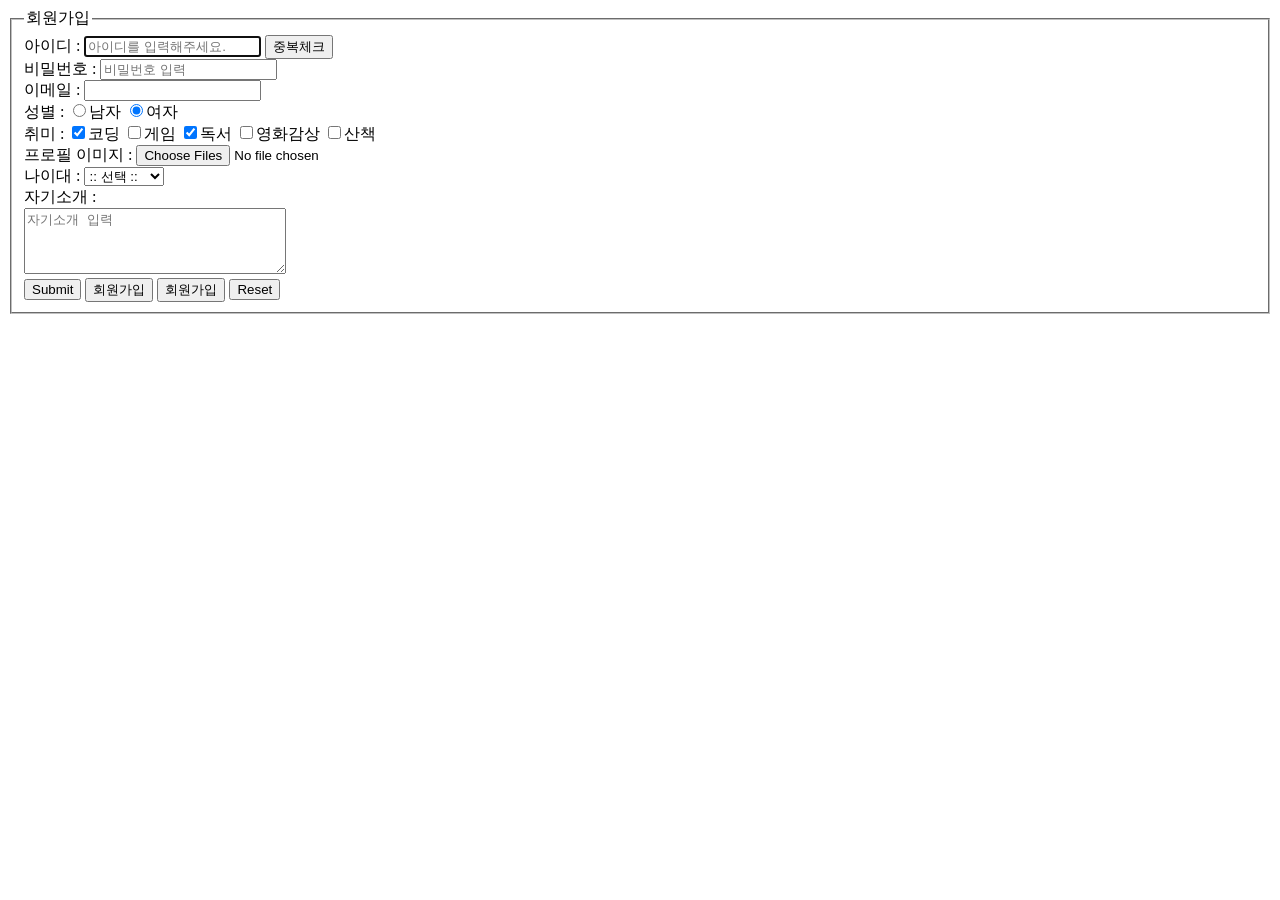
<file: join.html>
<!DOCTYPE html>
<html lang="en">
<head>
    <meta charset="UTF-8">
    <meta name="viewport" content="width=device-width, initial-scale=1.0">
    <title>input 태그</title>
</head>
<body>
    <div>
        <fieldset>
            <legend>
                회원가입
            </legend>
            <!-- input 태그의 기본 type은 text (생략 가능)-->
            <div>
                <label>아이디 : <input type="text" autofocus placeholder="아이디를 입력해주세요."></label>
                <input type="button" value="중복체크">
            </div>
            <div>
                <label>비밀번호 : <input type="password" placeholder="비밀번호 입력"></label>
            </div>
            <div>
                <!-- 나중에 정규식으로 대체 -->
                <label>이메일 : <input type="email"></label>
                <!-- <label>이메일 : <input type="number"></label> -->
            </div>
            <div>
                성별 : 
                <label><input type = "radio" name="gender">남자</label>
                <label><input type = "radio" name="gender" checked>여자</label>
            </div>
            <div>
                취미 : 
                <label><input type = "checkbox" checked>코딩</label>
                <label><input type = "checkbox">게임</label>
                <label><input type = "checkbox" checked>독서</label>
                <label><input type = "checkbox">영화감상</label>
                <label><input type = "checkbox">산책</label>
            </div>
            <div>
                프로필 이미지 : 
                <input type="file" accept=".jpg" multiple>
            </div>
            <div>
                나이대 : 
                <select>
                <option>
                    :: 선택 ::
                </option>
                <option>10대</option>
                <option>20대</option>
                <option>30대</option>
                <option>40대</option>
                <option>50대</option>
                <option>60대 이상</option>
                </select>
                
                <div>
                    자기소개 : 
                    <div>
                        <textarea rows="4" cols="30" placeholder="자기소개 입력"></textarea>
                    </div>
                </div>
                <div>
                    <!-- submit과 reset은 나중에 form태그와 연계해서 사용(jsp) -->
                     <!-- input 버튼과 버튼태그는 큰 차이 없음 -->
                    <input type="submit">
                    <input type="button" value="회원가입">
                    <button>회원가입</button>
                    <input type="reset">
                </div>
            </div>

        </fieldset>
    </div>
</body>
</html>
</file>
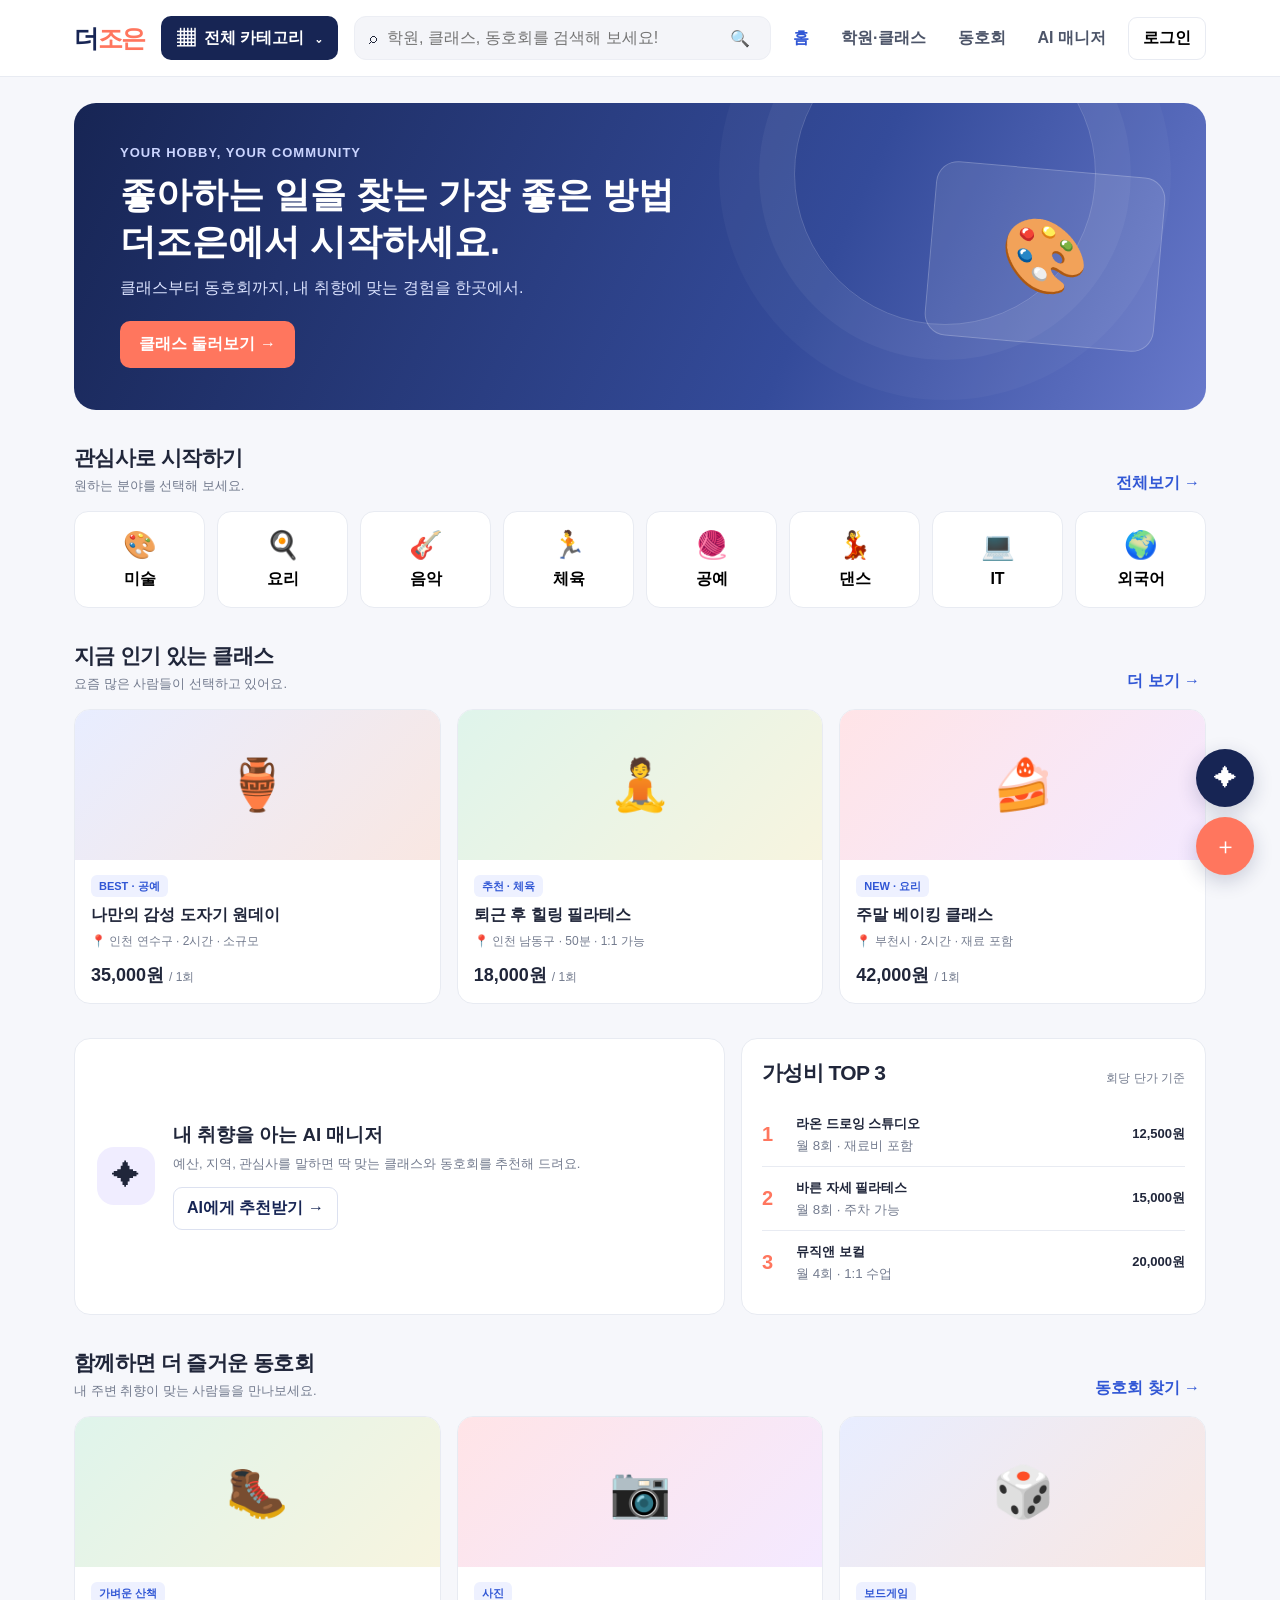
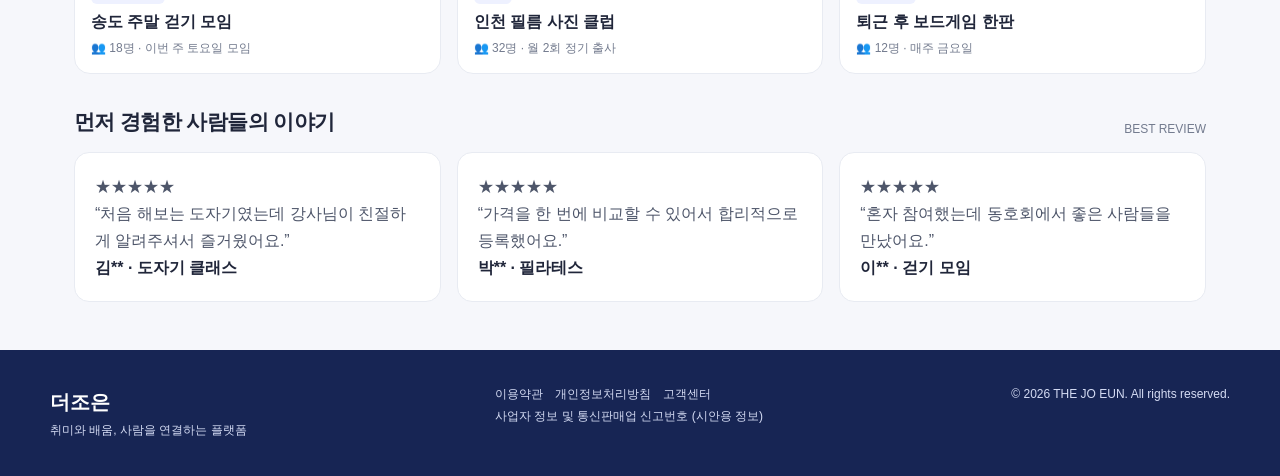
<file: introduction/wireframe.html>
<!doctype html>
<html lang="ko">
<head>
<meta charset="utf-8"><meta name="viewport" content="width=device-width,initial-scale=1">
<title>더조은 | UI/UX 와이어프레임</title>
<style>
:root{--navy:#172554;--blue:#3157d5;--coral:#ff765e;--ink:#20263a;--muted:#737b8e;--line:#e8ebf2;--bg:#f6f7fb;--mint:#eaf8f3;--white:#fff}*{box-sizing:border-box}body{margin:0;background:var(--bg);font-family:Inter,Pretendard,"Noto Sans KR",Arial,sans-serif;color:var(--ink)}button,input{font:inherit}button{cursor:pointer}.top{background:#fff;border-bottom:1px solid var(--line);position:sticky;top:0;z-index:10}.topin{max-width:1180px;margin:auto;height:76px;display:flex;align-items:center;gap:30px;padding:0 24px}.logo{font-size:25px;font-weight:900;letter-spacing:-1.5px;color:var(--navy);white-space:nowrap}.logo i{color:var(--coral);font-style:normal}.search{display:flex;align-items:center;background:#f4f5f9;border:1px solid #eceef4;border-radius:12px;padding:0 14px;height:44px;flex:1;max-width:480px}.search input{border:0;background:transparent;outline:0;width:100%;padding:10px}.nav{display:flex;gap:20px;margin-left:auto}.nav button{border:0;background:none;color:#4d5569;font-weight:700}.nav button:hover,.nav button.active{color:var(--blue)}.login{border:1px solid var(--line);background:white;border-radius:9px;padding:10px 14px;font-weight:700}.wrap{max-width:1180px;margin:26px auto;padding:0 24px}.hero{background:linear-gradient(115deg,#172554,#344b9a 65%,#6879cb);border-radius:22px;color:white;padding:42px 46px;min-height:260px;display:flex;align-items:center;justify-content:space-between;overflow:hidden;position:relative}.hero:after{content:"";position:absolute;width:300px;height:300px;border:1px solid #ffffff30;border-radius:50%;right:110px;top:-80px;box-shadow:0 0 0 35px #ffffff0b,0 0 0 75px #ffffff08}.eyebrow{font-size:13px;color:#cbd5ff;font-weight:800;letter-spacing:1px}.hero h1{font-size:36px;line-height:1.3;margin:12px 0}.hero p{color:#dbe3ff;margin:0 0 22px}.primary{background:var(--coral);color:white;border:0;border-radius:10px;padding:13px 19px;font-weight:800}.hero-art{z-index:1;width:230px;height:175px;border-radius:22px;background:#ffffff18;border:1px solid #ffffff35;display:grid;place-items:center;font-size:72px;transform:rotate(5deg)}.section{margin-top:34px}.secthead{display:flex;align-items:end;justify-content:space-between;margin-bottom:16px}.secthead h2{font-size:21px;margin:0;letter-spacing:-.6px}.secthead p{margin:5px 0 0;color:var(--muted);font-size:13px}.more{border:0;background:none;color:var(--blue);font-weight:800}.cats{display:grid;grid-template-columns:repeat(8,1fr);gap:12px}.cat{background:white;border:1px solid var(--line);border-radius:14px;padding:17px 8px;text-align:center;font-weight:700}.cat b{display:block;font-size:27px;margin-bottom:8px}.grid3{display:grid;grid-template-columns:repeat(3,1fr);gap:16px}.card{background:white;border:1px solid var(--line);border-radius:16px;overflow:hidden}.thumb{height:150px;display:grid;place-items:center;font-size:50px;background:linear-gradient(135deg,#e8edff,#f9e7e2)}.thumb.green{background:linear-gradient(135deg,#dff4eb,#f7f4df)}.thumb.pink{background:linear-gradient(135deg,#ffe4e7,#f4e9ff)}.cardbody{padding:16px}.tag{font-size:11px;color:var(--blue);font-weight:800;background:#eef1ff;padding:5px 8px;border-radius:6px}.card h3{font-size:16px;margin:11px 0 7px}.sub{font-size:12px;color:var(--muted)}.price{font-size:18px;font-weight:900;margin-top:13px}.price small{font-size:12px;color:var(--muted);font-weight:500}.recommend{display:grid;grid-template-columns:1.4fr 1fr;gap:16px}.ai-panel{background:#fff;border:1px solid var(--line);border-radius:16px;padding:22px;display:flex;gap:18px;align-items:center}.ai-icon{width:58px;height:58px;flex:none;background:#f0edff;border-radius:17px;display:grid;place-items:center;font-size:28px}.ai-panel h3{margin:0 0 6px}.ai-panel p{margin:0;color:var(--muted);font-size:13px;line-height:1.6}.outline{border:1px solid #dce1f0;background:white;border-radius:9px;padding:10px 13px;color:var(--navy);font-weight:800;margin-top:12px}.rank{background:white;border:1px solid var(--line);border-radius:16px;padding:20px}.rankrow{display:flex;align-items:center;gap:12px;padding:11px 0;border-bottom:1px solid var(--line)}.rankrow:last-child{border:0}.num{font-weight:900;color:var(--coral);font-size:20px;width:22px}.rankrow strong{font-size:13px}.rankrow small{display:block;color:var(--muted);margin-top:4px}.rankrow em{margin-left:auto;font-style:normal;font-weight:900;font-size:13px}.review{background:#fff;border:1px solid var(--line);padding:20px;border-radius:15px;line-height:1.7;color:#4e566a}.review b{color:var(--ink)}footer{margin-top:48px;background:#172554;color:#d5dcf4;padding:34px 24px}.footin{max-width:1180px;margin:auto;display:flex;justify-content:space-between;gap:20px;font-size:12px;line-height:1.8}.float{position:fixed;right:26px;bottom:25px;z-index:20;display:flex;flex-direction:column;gap:10px}.float button{border:0;border-radius:50%;width:58px;height:58px;box-shadow:0 6px 20px #1b255233;font-size:23px}.chat{background:var(--navy);color:#fff}.add{background:var(--coral);color:#fff}.page{display:none}.page.active{display:block}.pagehead{margin:12px 0 22px}.pagehead h1{font-size:28px;margin:0 0 7px}.pagehead p{margin:0;color:var(--muted)}.filterbar{display:flex;gap:9px;flex-wrap:wrap;background:#fff;border:1px solid var(--line);padding:14px;border-radius:13px;margin:18px 0}.chip{border:1px solid var(--line);background:white;border-radius:30px;padding:9px 13px;font-size:12px;color:#50596d}.chip.selected{background:#eef1ff;border-color:#cbd4ff;color:var(--blue);font-weight:800}.results{display:grid;grid-template-columns:1fr 1.15fr;gap:16px}.mapbox{min-height:440px;border-radius:16px;background:repeating-linear-gradient(35deg,#e9efe9,#e9efe9 32px,#e2ebe5 33px,#e2ebe5 35px);position:relative;overflow:hidden;border:1px solid #dce5dc}.mapbox:before,.mapbox:after{content:"";position:absolute;background:#fff;opacity:.8;transform:rotate(-25deg);width:120%;height:17px;top:43%;left:-10%}.mapbox:after{transform:rotate(48deg);top:60%;height:12px}.pin{position:absolute;z-index:1;background:var(--blue);color:#fff;border:3px solid white;border-radius:30px;padding:8px 10px;font-weight:900;box-shadow:0 3px 8px #0002}.pin.p1{top:25%;left:22%}.pin.p2{top:48%;left:57%;background:var(--coral)}.pin.p3{top:68%;left:34%;background:#299b78}.maplabel{position:absolute;z-index:1;top:12px;left:14px;background:#ffffffdf;padding:8px 12px;border-radius:8px;font-size:12px;font-weight:800}.resultlist{display:grid;gap:12px}.resultitem{display:flex;gap:14px;background:#fff;border:1px solid var(--line);padding:13px;border-radius:13px}.mini{width:95px;min-width:95px;height:91px;border-radius:10px;background:#e9edff;display:grid;place-items:center;font-size:32px}.resultitem h3{margin:3px 0 6px;font-size:15px}.resultitem .price{font-size:15px;margin-top:8px}.detailgrid{display:grid;grid-template-columns:1.25fr .75fr;gap:18px}.panel{background:white;border:1px solid var(--line);border-radius:15px;padding:22px;margin-bottom:15px}.panel h3{margin:0 0 14px}.bigthumb{height:230px;border-radius:14px;background:linear-gradient(120deg,#e9edff,#fbe6df);display:grid;place-items:center;font-size:76px;margin-bottom:18px}.info{display:flex;justify-content:space-between;padding:12px 0;border-bottom:1px solid var(--line);font-size:13px}.info:last-child{border:0}.compare{width:100%;border-collapse:collapse;background:white;border-radius:13px;overflow:hidden}.compare th,.compare td{padding:16px 12px;border-bottom:1px solid var(--line);text-align:center;font-size:13px}.compare th{background:#f1f3fa;color:#4d5670}.compare td:first-child{text-align:left;font-weight:800}.compare .best{color:#e75d48;font-weight:900}.clubhero{background:linear-gradient(120deg,#e4f5ef,#e9edff);padding:28px;border-radius:16px;margin-bottom:18px}.clubhero h2{margin:0 0 8px}.clubcards{display:grid;grid-template-columns:repeat(2,1fr);gap:14px}.club{background:white;border:1px solid var(--line);border-radius:14px;padding:17px;display:flex;gap:14px}.clubicon{width:58px;height:58px;border-radius:14px;background:#fff0e9;display:grid;place-items:center;font-size:27px}.club h3{margin:3px 0 6px;font-size:15px}.chatbox{max-width:720px;background:white;border:1px solid var(--line);border-radius:16px;overflow:hidden}.chathead{background:var(--navy);color:white;padding:18px;font-weight:800}.bubble{padding:14px 16px;margin:15px;max-width:80%;background:#f0f2fa;border-radius:5px 15px 15px 15px;font-size:14px;line-height:1.6}.bubble.user{margin-left:auto;background:#eaf0ff;border-radius:15px 5px 15px 15px}.chatinput{display:flex;padding:14px;border-top:1px solid var(--line);gap:8px}.chatinput input{flex:1;border:1px solid var(--line);border-radius:9px;padding:12px}.chatinput button{border:0;background:var(--blue);color:#fff;border-radius:9px;padding:0 18px}.dashboard{display:grid;grid-template-columns:220px 1fr;gap:16px}.side{background:white;border:1px solid var(--line);border-radius:14px;padding:15px}.side button{display:block;width:100%;text-align:left;padding:12px;border:0;background:none;border-radius:8px;color:#596176}.side button.sel{background:#eef1ff;color:var(--blue);font-weight:900}.stats{display:grid;grid-template-columns:repeat(3,1fr);gap:12px}.stat{background:white;border:1px solid var(--line);border-radius:13px;padding:17px}.stat small{color:var(--muted)}.stat strong{display:block;font-size:25px;margin-top:8px}.modalbg{display:none;position:fixed;inset:0;background:#10172b88;z-index:40;align-items:center;justify-content:center;padding:20px}.modalbg.show{display:flex}.modal{background:#fff;border-radius:17px;padding:24px;width:min(440px,100%);box-shadow:0 20px 60px #0003}.modal h3{margin-top:0}.modal input{width:100%;padding:12px;border:1px solid var(--line);border-radius:9px;margin:7px 0}.close{float:right;border:0;background:none;font-size:22px}.toast{position:fixed;bottom:25px;left:50%;transform:translateX(-50%);background:#20263a;color:#fff;padding:12px 18px;border-radius:9px;display:none;z-index:50;font-size:13px}
@media(max-width:800px){.topin{height:auto;min-height:70px;flex-wrap:wrap;padding:13px 17px;gap:12px}.nav{order:3;width:100%;overflow:auto;gap:16px}.nav button{white-space:nowrap}.search{order:2;max-width:none;min-width:55%}.login{margin-left:auto}.wrap{padding:0 15px}.hero{padding:28px;min-height:220px}.hero h1{font-size:27px}.hero-art{width:110px;height:110px;font-size:48px}.cats{grid-template-columns:repeat(4,1fr)}.grid3{grid-template-columns:1fr 1fr}.recommend,.results,.detailgrid{grid-template-columns:1fr}.mapbox{min-height:280px}.clubcards{grid-template-columns:1fr}.dashboard{grid-template-columns:1fr}.side{display:flex;overflow:auto}.side button{white-space:nowrap;width:auto}.stats{grid-template-columns:1fr 1fr}.footin{display:block}.float{right:14px;bottom:14px}.float button{width:50px;height:50px}}
@media(max-width:480px){.grid3{grid-template-columns:1fr}.hero-art{display:none}.hero h1{font-size:25px}.stats{grid-template-columns:1fr}.topin .logo{font-size:22px}}

.category-directory{margin:18px 0 22px}.category-directory-head{display:flex;justify-content:space-between;align-items:end;gap:12px;margin-bottom:14px}.category-directory-head h2{font-size:19px;margin:0}.category-directory-head p{font-size:12px;color:var(--muted);margin:5px 0 0}.category-grid{display:grid;grid-template-columns:repeat(2,minmax(0,1fr));gap:12px}.category-card{background:#fff;border:1px solid var(--line);border-radius:14px;overflow:hidden}.category-card summary{list-style:none;cursor:pointer;padding:16px;display:flex;align-items:center;gap:12px}.category-card summary::-webkit-details-marker{display:none}.category-emoji{width:42px;height:42px;flex:none;border-radius:12px;background:#f0f2ff;display:grid;place-items:center;font-size:22px}.category-title{font-weight:900;font-size:14px}.category-en{font-size:11px;color:var(--muted);font-weight:600;margin-left:5px}.category-desc{font-size:12px;color:var(--muted);margin-top:4px;line-height:1.5}.category-chevron{margin-left:auto;color:#8991a3;transition:transform .2s}.category-card[open] .category-chevron{transform:rotate(180deg)}.subcategory-list{padding:0 16px 16px;display:grid;grid-template-columns:repeat(2,minmax(0,1fr));gap:8px}.subcategory{border:1px solid #edf0f5;background:#fafbfe;border-radius:9px;padding:10px}.subcategory strong{display:block;font-size:12px;margin-bottom:4px}.subcategory span{font-size:11px;color:var(--muted);line-height:1.5}.category-card.active-category{border-color:#9eafff;box-shadow:0 0 0 2px #eef1ff}.category-note{font-size:11px;color:var(--muted);margin-top:10px}@media(max-width:760px){.category-grid{grid-template-columns:1fr}.subcategory-list{grid-template-columns:1fr 1fr}.category-directory-head{align-items:start;flex-direction:column}}


/* Header category mega menu */
.top{z-index:50}.topin{gap:16px}.all-category-btn{height:44px;white-space:nowrap;border:0;border-radius:10px;background:var(--navy);color:#fff;padding:0 16px;font-weight:800;display:flex;align-items:center;gap:9px}.all-category-btn span{font-size:18px}.all-category-btn b{font-size:13px;margin-left:2px}.all-category-btn:hover{background:#263b83}.mega-menu{display:none;position:absolute;top:100%;left:50%;transform:translateX(-50%);width:min(1180px,calc(100vw - 40px));max-height:min(650px,calc(100vh - 100px));background:#fff;border:1px solid #e6e9f1;border-radius:0 0 18px 18px;box-shadow:0 18px 45px #17255424;overflow:hidden;grid-template-columns:255px 1fr}.mega-menu.open{display:grid}.mega-sidebar{background:#f8f9fc;border-right:1px solid var(--line);padding:12px;overflow:auto}.mega-category{width:100%;display:flex;align-items:center;gap:12px;text-align:left;border:0;background:transparent;padding:12px 13px;border-radius:10px;color:var(--ink);margin:2px 0}.mega-category:hover,.mega-category.selected{background:#eef1ff;color:var(--blue)}.mega-category .emoji{width:34px;height:34px;display:grid;place-items:center;border-radius:10px;background:#fff;font-size:20px;flex:none}.mega-category strong{display:block;font-size:13px}.mega-category small{display:block;color:var(--muted);font-size:10px;margin-top:3px}.mega-content{padding:24px 28px;overflow:auto}.mega-heading{display:flex;align-items:center;gap:12px;padding-bottom:17px;border-bottom:1px solid var(--line);margin-bottom:18px}.mega-heading .mega-icon{width:48px;height:48px;border-radius:14px;background:#eef1ff;display:grid;place-items:center;font-size:27px}.mega-heading h2{font-size:20px;margin:0 0 4px}.mega-heading .english{font-size:11px;color:var(--muted);font-weight:600}.mega-heading p{font-size:12px;color:#687187;margin:5px 0 0}.mega-items{display:grid;grid-template-columns:repeat(3,minmax(0,1fr));gap:8px 18px}.mega-item{border:1px solid transparent;background:#fff;border-radius:10px;text-align:left;padding:12px 10px;min-height:76px}.mega-item:hover{border-color:#dce3ff;background:#f8f9ff}.mega-item strong{display:block;font-size:13px;margin-bottom:6px;color:#20263a}.mega-item span{font-size:11px;line-height:1.55;color:#737b8e;display:block}.mega-foot{margin-top:16px;padding:13px 15px;border-radius:11px;background:#fff3f0;color:#9b4d42;font-size:12px;display:flex;justify-content:space-between;align-items:center}.mega-close{border:0;background:#f1f3f8;border-radius:8px;padding:7px 10px;color:#596176;font-size:12px}.category-directory{margin:20px 0}.category-directory .category-grid{display:grid;grid-template-columns:repeat(3,1fr);gap:12px}.category-card{background:white;border:1px solid var(--line);border-radius:13px;overflow:hidden}.category-card summary{padding:14px;display:flex;gap:12px;align-items:flex-start;cursor:pointer;list-style:none}.category-card summary::-webkit-details-marker{display:none}.category-emoji{font-size:24px}.category-title{display:block;font-weight:800;font-size:14px}.category-en{display:block;color:var(--muted);font-size:10px;margin-top:3px}.category-desc{display:block;color:#737b8e;font-size:11px;margin-top:7px;line-height:1.5}.category-chevron{margin-left:auto}.subcategory-list{padding:0 12px 12px;display:grid;gap:5px}.subcategory{display:flex;flex-direction:column;text-align:left;border:0;background:#f8f9fc;border-radius:8px;padding:9px 10px}.subcategory strong{font-size:12px}.subcategory span{font-size:10px;color:var(--muted);margin-top:3px;line-height:1.4}
@media(max-width:900px){.topin{gap:9px}.nav{display:none}.mega-menu{grid-template-columns:190px 1fr}.mega-items{grid-template-columns:repeat(2,minmax(0,1fr))}.category-directory .category-grid{grid-template-columns:repeat(2,1fr)}}
@media(max-width:600px){.topin{height:auto;min-height:68px;flex-wrap:wrap;padding:10px 14px}.logo{font-size:21px}.all-category-btn{font-size:11px;padding:0 10px}.search{order:3;flex-basis:100%;max-width:none}.mega-menu{width:calc(100vw - 16px);grid-template-columns:120px 1fr;max-height:70vh}.mega-sidebar{padding:6px}.mega-category{padding:9px 5px;gap:5px}.mega-category .emoji{width:25px;height:25px;font-size:15px}.mega-category strong{font-size:10px}.mega-category small{display:none}.mega-content{padding:13px 10px}.mega-heading h2{font-size:15px}.mega-heading p{font-size:10px}.mega-items{grid-template-columns:1fr;gap:4px}.mega-item{padding:8px;min-height:0}.mega-item strong{font-size:11px}.mega-item span{font-size:10px}.category-directory .category-grid{grid-template-columns:1fr}}
</style></head>
<body>
<header class="top" id="siteHeader"><div class="topin"><div class="logo">더<i>조은</i></div><button class="all-category-btn" id="categoryToggle" aria-expanded="false" onclick="toggleMegaMenu()"><span>▦</span> 전체 카테고리 <b id="categoryArrow">⌄</b></button><div class="search"><span>⌕</span><input id="globalSearch" placeholder="학원, 클래스, 동호회를 검색해 보세요!"><button style="border:0;background:none" onclick="goSearch()">🔍</button></div><nav class="nav"><button class="active" data-page="home">홈</button><button data-page="academy">학원·클래스</button><button data-page="clubs">동호회</button><button data-page="ai">AI 매니저</button></nav><button class="login" onclick="openModal('login')">로그인</button></div><div class="mega-menu" id="megaMenu"><aside class="mega-sidebar" id="megaSidebar"></aside><div class="mega-content" id="megaContent"></div></div></header>
<main class="wrap">
<section id="home" class="page active">
<div class="hero"><div><div class="eyebrow">YOUR HOBBY, YOUR COMMUNITY</div><h1>좋아하는 일을 찾는 가장 좋은 방법<br>더조은에서 시작하세요.</h1><p>클래스부터 동호회까지, 내 취향에 맞는 경험을 한곳에서.</p><button class="primary" onclick="showPage('academy')">클래스 둘러보기 →</button></div><div class="hero-art">🎨</div></div>
<div class="section"><div class="secthead"><div><h2>관심사로 시작하기</h2><p>원하는 분야를 선택해 보세요.</p></div><button class="more" onclick="showPage('academy')">전체보기 →</button></div><div class="cats"><button class="cat" onclick="category('미술')"><b>🎨</b>미술</button><button class="cat" onclick="category('요리')"><b>🍳</b>요리</button><button class="cat" onclick="category('음악')"><b>🎸</b>음악</button><button class="cat" onclick="category('체육')"><b>🏃</b>체육</button><button class="cat" onclick="category('공예')"><b>🧶</b>공예</button><button class="cat" onclick="category('댄스')"><b>💃</b>댄스</button><button class="cat" onclick="category('IT')"><b>💻</b>IT</button><button class="cat" onclick="category('외국어')"><b>🌍</b>외국어</button></div></div>
<div class="section"><div class="secthead"><div><h2>지금 인기 있는 클래스</h2><p>요즘 많은 사람들이 선택하고 있어요.</p></div><button class="more" onclick="showPage('academy')">더 보기 →</button></div><div class="grid3"><article class="card" onclick="showPage('detail')"><div class="thumb">🏺</div><div class="cardbody"><span class="tag">BEST · 공예</span><h3>나만의 감성 도자기 원데이</h3><div class="sub">📍 인천 연수구 · 2시간 · 소규모</div><div class="price">35,000원 <small>/ 1회</small></div></div></article><article class="card" onclick="showPage('detail')"><div class="thumb green">🧘</div><div class="cardbody"><span class="tag">추천 · 체육</span><h3>퇴근 후 힐링 필라테스</h3><div class="sub">📍 인천 남동구 · 50분 · 1:1 가능</div><div class="price">18,000원 <small>/ 1회</small></div></div></article><article class="card" onclick="showPage('detail')"><div class="thumb pink">🍰</div><div class="cardbody"><span class="tag">NEW · 요리</span><h3>주말 베이킹 클래스</h3><div class="sub">📍 부천시 · 2시간 · 재료 포함</div><div class="price">42,000원 <small>/ 1회</small></div></div></article></div></div>
<div class="section recommend"><div class="ai-panel"><div class="ai-icon">✦</div><div><h3>내 취향을 아는 AI 매니저</h3><p>예산, 지역, 관심사를 말하면 딱 맞는 클래스와 동호회를 추천해 드려요.</p><button class="outline" onclick="showPage('ai')">AI에게 추천받기 →</button></div></div><div class="rank"><div class="secthead"><h2>가성비 TOP 3</h2><span class="sub">회당 단가 기준</span></div><div class="rankrow"><span class="num">1</span><div><strong>라온 드로잉 스튜디오</strong><small>월 8회 · 재료비 포함</small></div><em>12,500원</em></div><div class="rankrow"><span class="num">2</span><div><strong>바른 자세 필라테스</strong><small>월 8회 · 주차 가능</small></div><em>15,000원</em></div><div class="rankrow"><span class="num">3</span><div><strong>뮤직앤 보컬</strong><small>월 4회 · 1:1 수업</small></div><em>20,000원</em></div></div></div>
<div class="section"><div class="secthead"><div><h2>함께하면 더 즐거운 동호회</h2><p>내 주변 취향이 맞는 사람들을 만나보세요.</p></div><button class="more" onclick="showPage('clubs')">동호회 찾기 →</button></div><div class="grid3"><article class="card" onclick="showPage('clubs')"><div class="thumb green">🥾</div><div class="cardbody"><span class="tag">가벼운 산책</span><h3>송도 주말 걷기 모임</h3><div class="sub">👥 18명 · 이번 주 토요일 모임</div></div></article><article class="card" onclick="showPage('clubs')"><div class="thumb pink">📷</div><div class="cardbody"><span class="tag">사진</span><h3>인천 필름 사진 클럽</h3><div class="sub">👥 32명 · 월 2회 정기 출사</div></div></article><article class="card" onclick="showPage('clubs')"><div class="thumb">🎲</div><div class="cardbody"><span class="tag">보드게임</span><h3>퇴근 후 보드게임 한판</h3><div class="sub">👥 12명 · 매주 금요일</div></div></article></div></div>
<div class="section"><div class="secthead"><h2>먼저 경험한 사람들의 이야기</h2><span class="sub">BEST REVIEW</span></div><div class="grid3"><div class="review">★★★★★<br>“처음 해보는 도자기였는데 강사님이 친절하게 알려주셔서 즐거웠어요.”<br><b>김** · 도자기 클래스</b></div><div class="review">★★★★★<br>“가격을 한 번에 비교할 수 있어서 합리적으로 등록했어요.”<br><b>박** · 필라테스</b></div><div class="review">★★★★★<br>“혼자 참여했는데 동호회에서 좋은 사람들을 만났어요.”<br><b>이** · 걷기 모임</b></div></div></div>
</section>
<section id="academy" class="page"><div class="pagehead"><h1>학원 & 원데이 클래스</h1><p>내 주변 클래스와 학원을 찾고, 조건별로 비교해 보세요.</p></div><div class="category-directory">
<div class="category-directory-head"><div><h2>클래스 카테고리</h2><p>관심 있는 분야를 선택하면 세부 클래스를 확인할 수 있어요. 카테고리를 눌러 펼쳐보세요.</p></div><button class="chip selected" onclick="selectCategory('전체',this)">전체 보기</button></div>
<div class="category-grid" id="categoryGrid"></div>
<p class="category-note">※ 각 카테고리 및 세부 항목은 제공해 주신 메뉴 구상도 내용을 반영했습니다.</p>
</div>
<div class="filterbar"><button class="chip selected" onclick="selectCategory('전체',this)">전체</button><button class="chip">회당 2만원 이하</button><button class="chip">주차 가능</button><button class="chip">1:1 수업</button><button class="chip">정렬: 인기순⌄</button></div><div class="results"><div class="mapbox"><span class="maplabel">📍 인천·부천 주변 클래스 지도 (예시)</span><span class="pin p1">도자기</span><span class="pin p2">필라테스</span><span class="pin p3">드로잉</span></div><div class="resultlist"><article class="resultitem" onclick="showPage('detail')"><div class="mini">🏺</div><div><span class="tag">원데이 클래스</span><h3>나만의 감성 도자기</h3><div class="sub">인천 연수구 · 평점 4.9 ★</div><div class="price">35,000원 <small>/ 회</small></div></div></article><article class="resultitem" onclick="showPage('detail')"><div class="mini" style="background:#e4f4eb">🧘</div><div><span class="tag">정규 클래스</span><h3>바른 자세 필라테스</h3><div class="sub">인천 남동구 · 평점 4.8 ★</div><div class="price">15,000원 <small>/ 회</small></div></div></article><article class="resultitem" onclick="showPage('detail')"><div class="mini" style="background:#fbe8eb">🎨</div><div><span class="tag">정규 클래스</span><h3>라온 드로잉 스튜디오</h3><div class="sub">부천시 · 평점 4.9 ★</div><div class="price">12,500원 <small>/ 회</small></div></div></article><button class="outline" onclick="showPage('compare')">선택한 클래스 비교하기 (3) →</button></div></div></section>
<section id="detail" class="page"><div class="pagehead"><button class="more" onclick="showPage('academy')">← 검색 결과로</button><h1>나만의 감성 도자기 원데이 클래스</h1><p>처음이어도 괜찮아요. 흙을 만지고 나만의 작품을 만드는 시간.</p></div><div class="detailgrid"><div><div class="bigthumb">🏺</div><div class="panel"><h3>클래스 소개</h3><p style="color:#60697c;line-height:1.8">물레와 손성형 기법을 경험하고 나만의 도자기 작품을 만들어 보는 클래스입니다. 초보자도 참여할 수 있으며 재료와 소성 비용이 포함되어 있습니다.</p></div><div class="panel"><h3>수강 후기</h3>★★★★★ <b>4.9</b> (리뷰 128개)<p class="sub">“차근차근 알려주셔서 첫 도자기 작품을 완성했어요.”</p></div></div><div><div class="panel"><span class="tag">원데이 클래스</span><h3 style="margin-top:12px">수강 정보</h3><div class="info"><span>위치</span><b>인천 연수구</b></div><div class="info"><span>소요 시간</span><b>약 120분</b></div><div class="info"><span>수업 형태</span><b>소규모 그룹</b></div><div class="info"><span>주차</span><b>가능</b></div><div class="price" style="font-size:25px">35,000원 <small>/ 1인</small></div><button class="primary" style="width:100%;margin-top:18px" onclick="openModal('booking')">날짜·시간 선택하고 예약</button><button class="outline" style="width:100%" onclick="toast('위시리스트에 저장했어요.')">♡ 찜하기</button></div><div class="panel"><h3>수업 일정</h3><button class="chip selected">11/08 (일) 14:00</button> <button class="chip">11/09 (월) 19:00</button></div></div></div></section>
<section id="compare" class="page"><div class="pagehead"><h1>클래스 가격 비교</h1><p>선택한 학원의 수강 조건을 한눈에 비교하세요.</p></div><div class="panel"><div style="display:flex;justify-content:space-between;align-items:center;margin-bottom:15px"><h3 style="margin:0">내 비교함 <span class="sub">3개 클래스</span></h3><button class="outline" onclick="showPage('academy')">클래스 추가</button></div><table class="compare"><thead><tr><th>비교 항목</th><th>라온 드로잉</th><th>바른 필라테스</th><th>뮤직앤 보컬</th></tr></thead><tbody><tr><td>월 수강료</td><td>100,000원</td><td>120,000원</td><td>80,000원</td></tr><tr><td>회당 단가</td><td class="best">12,500원</td><td>15,000원</td><td>20,000원</td></tr><tr><td>월 수업 횟수</td><td>8회</td><td>8회</td><td>4회</td></tr><tr><td>수업 시간</td><td>60분</td><td>50분</td><td>50분</td></tr><tr><td>1:1 수업</td><td>선택 가능</td><td>가능</td><td>기본 제공</td></tr><tr><td>주차</td><td>가능</td><td>가능</td><td>불가</td></tr></tbody></table><button class="primary" style="margin-top:18px" onclick="showPage('ai')">AI 가성비 분석 받기 ✦</button></div></section>
<section id="clubs" class="page"><div class="pagehead"><h1>취향이 통하는 사람들, 동호회</h1><p>내 주변 소모임을 찾거나 새로운 모임을 만들어 보세요.</p></div><div class="clubhero"><h2>혼자 시작하기 어렵다면, 함께해요.</h2><p>관심사와 지역이 맞는 동호회를 지도에서 찾아보세요.</p><button class="primary" onclick="openModal('club')">＋ 동호회 만들기</button></div><div class="results"><div class="mapbox"><span class="maplabel">내 주변 동호회</span><span class="pin p1">18명</span><span class="pin p2">32명</span><span class="pin p3">12명</span></div><div class="clubcards"><article class="club"><div class="clubicon">🥾</div><div><h3>송도 주말 걷기 모임</h3><div class="sub">18명 · Light · 토요일 10:00</div><button class="outline" onclick="toast('참가 신청이 접수됐어요.')">참가 신청</button></div></article><article class="club"><div class="clubicon">📷</div><div><h3>인천 필름 사진 클럽</h3><div class="sub">32명 · Standard · 월 2회</div><button class="outline" onclick="toast('참가 신청이 접수됐어요.')">참가 신청</button></div></article><article class="club"><div class="clubicon">🎲</div><div><h3>퇴근 후 보드게임</h3><div class="sub">12명 · Light · 금요일 19:30</div><button class="outline" onclick="toast('참가 신청이 접수됐어요.')">참가 신청</button></div></article><article class="club"><div class="clubicon">🪴</div><div><h3>초보 식집사 모임</h3><div class="sub">25명 · Standard · 격주 일요일</div><button class="outline" onclick="toast('참가 신청이 접수됐어요.')">참가 신청</button></div></article></div></div></section>
<section id="ai" class="page"><div class="pagehead"><h1>AI 매니저 ✦</h1><p>원하는 조건을 편하게 말해 주세요. 더조은이 찾아드릴게요.</p></div><div class="chatbox"><div class="chathead">✦ 더조은 AI 매니저 <span style="float:right;font-size:11px;color:#cbd5ff">맞춤 추천 도우미</span></div><div class="bubble">안녕하세요! 어떤 경험을 찾고 계신가요?<br>예산, 지역, 관심사를 알려주시면 맞춤 클래스를 추천해 드릴게요.</div><div class="bubble user">월 15만원 이하 인천 미술 학원 찾아줘.</div><div class="bubble">조건에 맞는 클래스를 찾았어요!<br><br><b>1. 라온 드로잉 스튜디오</b><br>월 100,000원 · 회당 12,500원 · 주 2회<br><b>2. 어반스케치 공방</b><br>월 130,000원 · 회당 16,250원 · 주차 가능<br><br>회당 단가와 수업 횟수를 함께 고려하면 라온 드로잉을 추천해요.</div><div class="chatinput"><input id="chatText" placeholder="예: 주말에 5만원으로 할 수 있는 취미 추천해줘"><button onclick="sendChat()">전송</button></div></div><div class="filterbar"><span class="sub" style="align-self:center">추천 질문</span><button class="chip" onclick="fillChat('10만원으로 주말 데이트 코스 짜줘')">10만원 주말 코스</button><button class="chip" onclick="fillChat('내 주변 초보자 동호회 추천해줘')">초보 동호회 추천</button><button class="chip" onclick="fillChat('담아둔 학원 가성비 비교해줘')">학원 가성비 비교</button></div></section>
<section id="mypage" class="page"><div class="pagehead"><h1>마이페이지</h1><p>나의 클래스와 동호회 활동을 관리하세요.</p></div><div class="dashboard"><aside class="side"><button class="sel">내 예약·결제</button><button>내 동호회·일정</button><button>쿠폰·리워드</button><button>1:1 문의 내역</button><button>작성글·리뷰</button><button>프로필·관심사</button><button>위시리스트</button></aside><div><div class="stats"><div class="stat"><small>예약한 클래스</small><strong>2건</strong></div><div class="stat"><small>가입 동호회</small><strong>3개</strong></div><div class="stat"><small>보유 쿠폰</small><strong>1장</strong></div></div><div class="panel" style="margin-top:15px"><h3>다가오는 예약</h3><div class="resultitem"><div class="mini">🏺</div><div><h3>나만의 감성 도자기</h3><div class="sub">2026.11.08 (일) 14:00 · 1명</div><button class="outline" onclick="toast('QR 티켓을 표시합니다.')">모바일 QR 티켓 보기</button></div></div></div></div></div></section>
<section id="admin" class="page"><div class="pagehead"><h1>학원 운영자 센터</h1><p>클래스와 가격, 예약 현황을 관리하세요.</p></div><div class="dashboard"><aside class="side"><button class="sel">대시보드</button><button>클래스 관리</button><button>수강료·시간표</button><button>예약 관리</button><button>QR 출석 스캐너</button><button>문의 관리</button></aside><div><div class="stats"><div class="stat"><small>이번 달 예약</small><strong>126건</strong></div><div class="stat"><small>등록 클래스</small><strong>8개</strong></div><div class="stat"><small>미답변 문의</small><strong>4건</strong></div></div><div class="panel" style="margin-top:15px"><h3>최근 예약 내역</h3><div class="info"><b>김** · 도자기 원데이</b><span>11/08 14:00 · 결제 완료</span></div><div class="info"><b>박** · 도자기 원데이</b><span>11/09 11:00 · 결제 완료</span></div><div class="info"><b>이** · 정규 도예반</b><span>11/10 19:00 · 확인 대기</span></div><button class="primary" onclick="toast('QR 출석 스캐너 화면을 준비합니다.')">▦ QR 출석 스캐너 열기</button></div></div></div></section>
</main>
<footer><div class="footin"><div><b style="font-size:20px;color:white">더조은</b><br>취미와 배움, 사람을 연결하는 플랫폼</div><div>이용약관　개인정보처리방침　고객센터<br>사업자 정보 및 통신판매업 신고번호 (시안용 정보)</div><div>© 2026 THE JO EUN. All rights reserved.</div></div></footer>
<div class="float"><button class="chat" title="AI 상담" onclick="showPage('ai')">✦</button><button class="add" title="빠른 등록" onclick="openModal('quick')">＋</button></div>
<div class="modalbg" id="modalbg" onclick="if(event.target===this)closeModal()"><div class="modal"><button class="close" onclick="closeModal()">×</button><div id="modalcontent"></div></div></div><div class="toast" id="toast"></div>
<script>
const academyCategories = [
 {name:'DIY 및 공예',en:'Crafts & Handmade',icon:'🧵',desc:'직접 손으로 무언가를 만들며 성취감을 느끼는 클래스',items:[['가죽','카드지갑, 여권케이스, 가방 제작'],['도자기','물레 체험, 핸드빌딩, 접시/컵 페인팅'],['플라워','꽃다발, 꽃바구니, 테라리움, 센터피스'],['목공','우드트레이, 스툴, 원목 소품 만들기'],['캔들·방향제','소이캔들, 석고방향제, 디퓨저'],['비누·입욕제','천연비누, 바스붐(입욕제) 만들기'],['향수','퍼퓸 조향, 아로마 블렌딩'],['레진아트','레진 공예 소품, 바다 레진아트'],['액세서리','은공예(반지/팔찌), 비즈, 레진 주얼리'],['유리','스테인드글라스, 융착 유리공예'],['실공예','터프팅(러그/거울), 위빙, 마크라메'],['라탄','라탄 바구니, 조명갓, 소품 짜기'],['기타 공예','기타 공예 클래스']]},
 {name:'베이킹 및 디저트',en:'Baking & Dessert',icon:'🧁',desc:'달콤하고 고소한 빵과 디저트를 직접 구워보는 클래스',items:[['마카롱·다쿠아즈','마카롱, 다쿠아즈 만들기'],['마들렌 / 휘낭시에','마들렌, 휘낭시에 만들기'],['스콘 / 쿠키','스콘, 쿠키 만들기'],['파이·타르트','파이, 타르트 만들기'],['케이크','레터링 케이크, 생크림 케이크, 도시락 케이크'],['빵','식빵, 치아바타, 사워도우 등 제빵'],['떡·한과','전통 떡 만들기, 앙금플라워떡케이크'],['이색 베이킹','쌀베이킹, 비건 베이킹'],['베이킹 DIY 키트','비대면 홈베이킹 패키지']]},
 {name:'식음료 및 쿠킹',en:'Food & Beverage',icon:'🍳',desc:'요리 실력을 키우고 다양한 맛과 향을 즐기는 클래스',items:[['요리/쿠킹','양식, 한식, 브런치, 이색 가정식 만들기'],['주류','전통주 빚기, 와인 테이스팅, 수제 맥주 만들기'],['커피','핸드드립, 라테아트, 홈바리스타'],['차(Tea)','티 블렌딩, 전통 다례 클래스'],['음료·과자','수제청, 콤부차, 디저트 음료 제조'],['식품','수제 치즈, 그릭요거트 만들기 등']]},
 {name:'뷰티 및 스타일링',en:'Beauty & Styling',icon:'💄',desc:'외면을 가꾸고 나만의 매력을 찾는 클래스',items:[['헤어·메이크업','퍼스널 컬러 진단, 셀프 메이크업, 헤어스타일링'],['피부관리·스킨케어','아로마 천연 화장품, 괄사 마사지'],['스파·마사지','커플 마사지, 셀프 림프 마사지'],['네일·페디','셀프 네일아트, 케어 방법'],['왁싱·속눈썹','셀프 뷰티 케어 기초'],['뷰티컨설팅','체형별 코디, 이미지 메이킹'],['기타 뷰티','기타 뷰티 클래스']]},
 {name:'피트니스 및 스포츠',en:'Fitness & Sports',icon:'🏃',desc:'신체를 단련하고 건강한 에너지를 채우는 액티브 클래스',items:[['요가','테라피 요가, 빈야사, 아로마 요가'],['필라테스','매트 필라테스, 기구 필라테스 체험'],['헬스·PT·GX','바디웨이트, 폼롤러 스트레칭, 그룹 피트니스'],['크로스핏 & 홈 피트니스','고강도 인터벌, 홈트레이닝 루틴'],['댄스','방송 댄스, 힙합, 탱고·살사, 폴댄스'],['클라이밍 & 실내다이빙','실내 암벽 등반, 프리다이빙 입문'],['라켓·구기·무도','테니스, 배드민턴, 수영, 무술/호신술 기초'],['겨울스포츠 및 기타 스포츠','겨울스포츠 및 기타 스포츠 클래스']]},
 {name:'문화예술 및 취미',en:'Culture & Arts',icon:'🎨',desc:'예술적 감각을 깨우고 창작의 즐거움을 누리는 클래스',items:[['미술','아이패드 드로잉, 아크릴화, 유화, 펜드로잉'],['악기 연주','우쿨렐레, 칼림바, 피아노, 통기타 입문'],['보컬·작곡','보컬 발성 교정, 싱어송라이팅, 작곡·프로듀싱 기초'],['사진·영상','스마트폰 영상 편집, 릴스·숏폼 제작, 카메라 출사'],['연기·공연','성우 연기, 뮤지컬/연극 체험'],['행사·페스티벌 및 기타 예술','행사·페스티벌 및 기타 예술 클래스']]},
 {name:'자기계발 및 커리어',en:'Self-Improvement',icon:'📚',desc:'지식을 넓히고 실무 능력을 업그레이드하는 클래스',items:[['심리·상담','타로/사주 기초, MBTI·에니어그램 분석, 미술치료'],['재테크·투자','부동산 기초, 주식/ETF 투자, 가상자산'],['투잡·실무','스마트스토어 창업, 엑셀 실무, SNS 마케팅'],['취업·이직','자기소개서 첨삭, 면접 스피치/발성 교정'],['어학','비즈니스 회화, 오픽/토익스피킹 단기 특강'],['기타 자기계발','기타 자기계발 클래스']]},
 {name:'소셜 및 모임',en:'Social Gathering',icon:'🤝',desc:'새로운 사람들을 만나고 취향을 나누는 커뮤니티 클래스',items:[['미팅·소개팅','싱글 남녀 매칭 파티 및 클래스'],['사교·친목','보드게임 모임, 와인 소셜링, 북토크'],['문화예술 모임','전시회 동행, 영화 감상 평론 모임'],['스터디 및 기타 모임','스터디 및 기타 모임']]},
 {name:'온라인 클래스',en:'Online Class',icon:'💻',desc:'장소 구애 없이 비대면으로 즐기는 디지털/홈 클래스',items:[['랜선클럽','비대면 독서 모임, 온라인 취미 커뮤니티'],['취미·문화','온라인 드로잉, 공예(키트 연계)'],['어학·실무','비대면 어학 강의, 툴(Tool) 실무 특강'],['투자·재테크','온라인 재테크 웨비나'],['상담·컨설팅','화상 심리 상담, 진로 컨설팅'],['피트니스','홈트 라이브 방송 클래스'],['기타 온라인','기타 온라인 클래스']]}
];
function renderMegaMenu(){const side=document.getElementById('megaSidebar');const content=document.getElementById('megaContent');if(!side||!content)return;side.innerHTML=academyCategories.map((c,i)=>`<button class="mega-category ${i===0?'selected':''}" onclick="chooseMegaCategory(${i})"><span class="emoji">${c.icon}</span><span><strong>${c.name}</strong><small>${c.en}</small></span></button>`).join('');showMegaCategory(0)}
function showMegaCategory(index){const c=academyCategories[index];const content=document.getElementById('megaContent');if(!c||!content)return;document.querySelectorAll('.mega-category').forEach((b,i)=>b.classList.toggle('selected',i===index));content.innerHTML=`<div class="mega-heading"><div class="mega-icon">${c.icon}</div><div><h2>${c.name} <span class="english">${c.en}</span></h2><p>${c.desc}</p></div></div><div class="mega-items">${c.items.map(([name,desc])=>`<button class="mega-item" onclick="pickMegaItem('${name.replace(/'/g,"\\'")}')"><strong>${name}</strong><span>${desc}</span></button>`).join('')}</div><div class="mega-foot"><span>원하는 분야를 선택해 관련 클래스와 학원을 찾아보세요.</span><button class="mega-close" onclick="closeMegaMenu()">메뉴 닫기 ✕</button></div>`}
function chooseMegaCategory(index){showMegaCategory(index)}
function toggleMegaMenu(){const menu=document.getElementById('megaMenu');const btn=document.getElementById('categoryToggle');const open=!menu.classList.contains('open');menu.classList.toggle('open',open);btn.setAttribute('aria-expanded',String(open));document.getElementById('categoryArrow').textContent=open?'⌃':'⌄'}
function closeMegaMenu(){const menu=document.getElementById('megaMenu');if(menu)menu.classList.remove('open');const btn=document.getElementById('categoryToggle');if(btn)btn.setAttribute('aria-expanded','false');const arrow=document.getElementById('categoryArrow');if(arrow)arrow.textContent='⌄'}
function pickMegaItem(name){closeMegaMenu();showPage('academy');toast(name+' 클래스를 찾아볼게요. (시안 데이터)')}
document.addEventListener('click',e=>{const h=document.getElementById('siteHeader');if(h&&!h.contains(e.target))closeMegaMenu()});document.addEventListener('keydown',e=>{if(e.key==='Escape')closeMegaMenu()});
function renderAcademyCategories(){const root=document.getElementById('categoryGrid');if(!root)return;root.innerHTML=academyCategories.map((c,i)=>`<details class="category-card" ${i===0?'open':''}><summary><span class="category-emoji">${c.icon}</span><span><span class="category-title">${c.name}</span><span class="category-en">${c.en}</span><span class="category-desc">${c.desc}</span></span><span class="category-chevron">⌄</span></summary><div class="subcategory-list">${c.items.map(([name,desc])=>`<button class="subcategory" onclick="selectCategory('${name.replace(/'/g,"\\'")}',this)"><strong>${name}</strong><span>${desc}</span></button>`).join('')}</div></details>`).join('')}
function selectCategory(name,el){document.querySelectorAll('#categoryGrid .category-card').forEach(x=>x.classList.remove('active-category'));if(el){let card=el.closest('.category-card');if(card)card.classList.add('active-category')}document.querySelectorAll('.filterbar .chip').forEach(x=>x.classList.remove('selected'));toast(name==='전체'?'전체 카테고리를 표시합니다.':name+' 항목을 선택했어요. (시안 데이터)')}
renderAcademyCategories();
renderMegaMenu();
function showPage(id){document.querySelectorAll('.page').forEach(p=>p.classList.remove('active'));let el=document.getElementById(id);if(el)el.classList.add('active');document.querySelectorAll('.nav button').forEach(b=>b.classList.toggle('active',b.dataset.page===id));window.scrollTo({top:0,behavior:'smooth'})}
document.querySelectorAll('.nav button').forEach(b=>b.addEventListener('click',()=>showPage(b.dataset.page)));
function category(c){showPage('academy');document.querySelectorAll('.chip').forEach(x=>x.classList.remove('selected'));let b=[...document.querySelectorAll('.chip')].find(x=>x.textContent.includes(c));if(b)b.classList.add('selected');toast(c+' 카테고리로 필터링했어요.')}
function goSearch(){let v=document.getElementById('globalSearch').value.trim();showPage('academy');if(v)toast('“'+v+'” 검색 결과를 표시합니다. (시안 데이터)')}
function openModal(type){let html={login:'<h3>로그인</h3><p class="sub">더조은에 오신 것을 환영합니다.</p><input placeholder="아이디 또는 이메일"><input placeholder="비밀번호" type="password"><button class="primary" style="width:100%" onclick="toast(\'로그인 기능은 개발 연동 단계입니다.\');closeModal()">로그인</button><p class="sub">카카오　 네이버　 구글 간편 로그인</p>',booking:'<h3>클래스 예약</h3><p class="sub">원하는 날짜와 시간을 선택하세요.</p><input type="date" value="2026-11-08"><select style="width:100%;padding:12px;border:1px solid #e8ebf2;border-radius:9px;margin:7px 0"><option>14:00 - 16:00</option><option>16:30 - 18:30</option></select><input type="number" value="1" min="1" placeholder="인원"><button class="primary" style="width:100%" onclick="toast(\'예약 정보가 선택됐어요. 결제 단계로 이동합니다.\');closeModal()">예약 진행하기 · 35,000원</button>',club:'<h3>새 동호회 만들기</h3><input placeholder="동호회 이름"><input placeholder="관심 분야"><input placeholder="활동 지역"><input placeholder="모임 소개"><button class="primary" style="width:100%" onclick="toast(\'동호회 개설 신청이 저장됐어요.\');closeModal()">개설 신청</button>',quick:'<h3>빠른 등록</h3><p class="sub">어떤 활동을 등록할까요?</p><button class="outline" style="width:100%" onclick="toast(\'클래스 등록 화면으로 이동합니다.\');closeModal()">＋ 클래스 등록하기</button><button class="outline" style="width:100%" onclick="openModal(\'club\')">＋ 동호회 개설하기</button>'};document.getElementById('modalcontent').innerHTML=html[type]||'';document.getElementById('modalbg').classList.add('show')}
function closeModal(){document.getElementById('modalbg').classList.remove('show')}
function toast(msg){let t=document.getElementById('toast');t.textContent=msg;t.style.display='block';clearTimeout(window.tt);window.tt=setTimeout(()=>t.style.display='none',2400)}
function fillChat(s){document.getElementById('chatText').value=s;document.getElementById('chatText').focus()}
function sendChat(){let i=document.getElementById('chatText');if(!i.value.trim())return;let box=document.querySelector('#ai .chatbox');let b=document.createElement('div');b.className='bubble user';b.textContent=i.value;box.insertBefore(b,box.querySelector('.chatinput'));let r=document.createElement('div');r.className='bubble';r.innerHTML='요청하신 조건을 확인했어요. 지역과 예산에 맞는 클래스·동호회를 비교해 추천해 드릴게요. <br><b>※ 실제 AI 추천 및 데이터 연동은 개발 단계에서 연결됩니다.</b>';box.insertBefore(r,box.querySelector('.chatinput'));i.value='';box.scrollTop=box.scrollHeight}
</script></body></html>
</file>
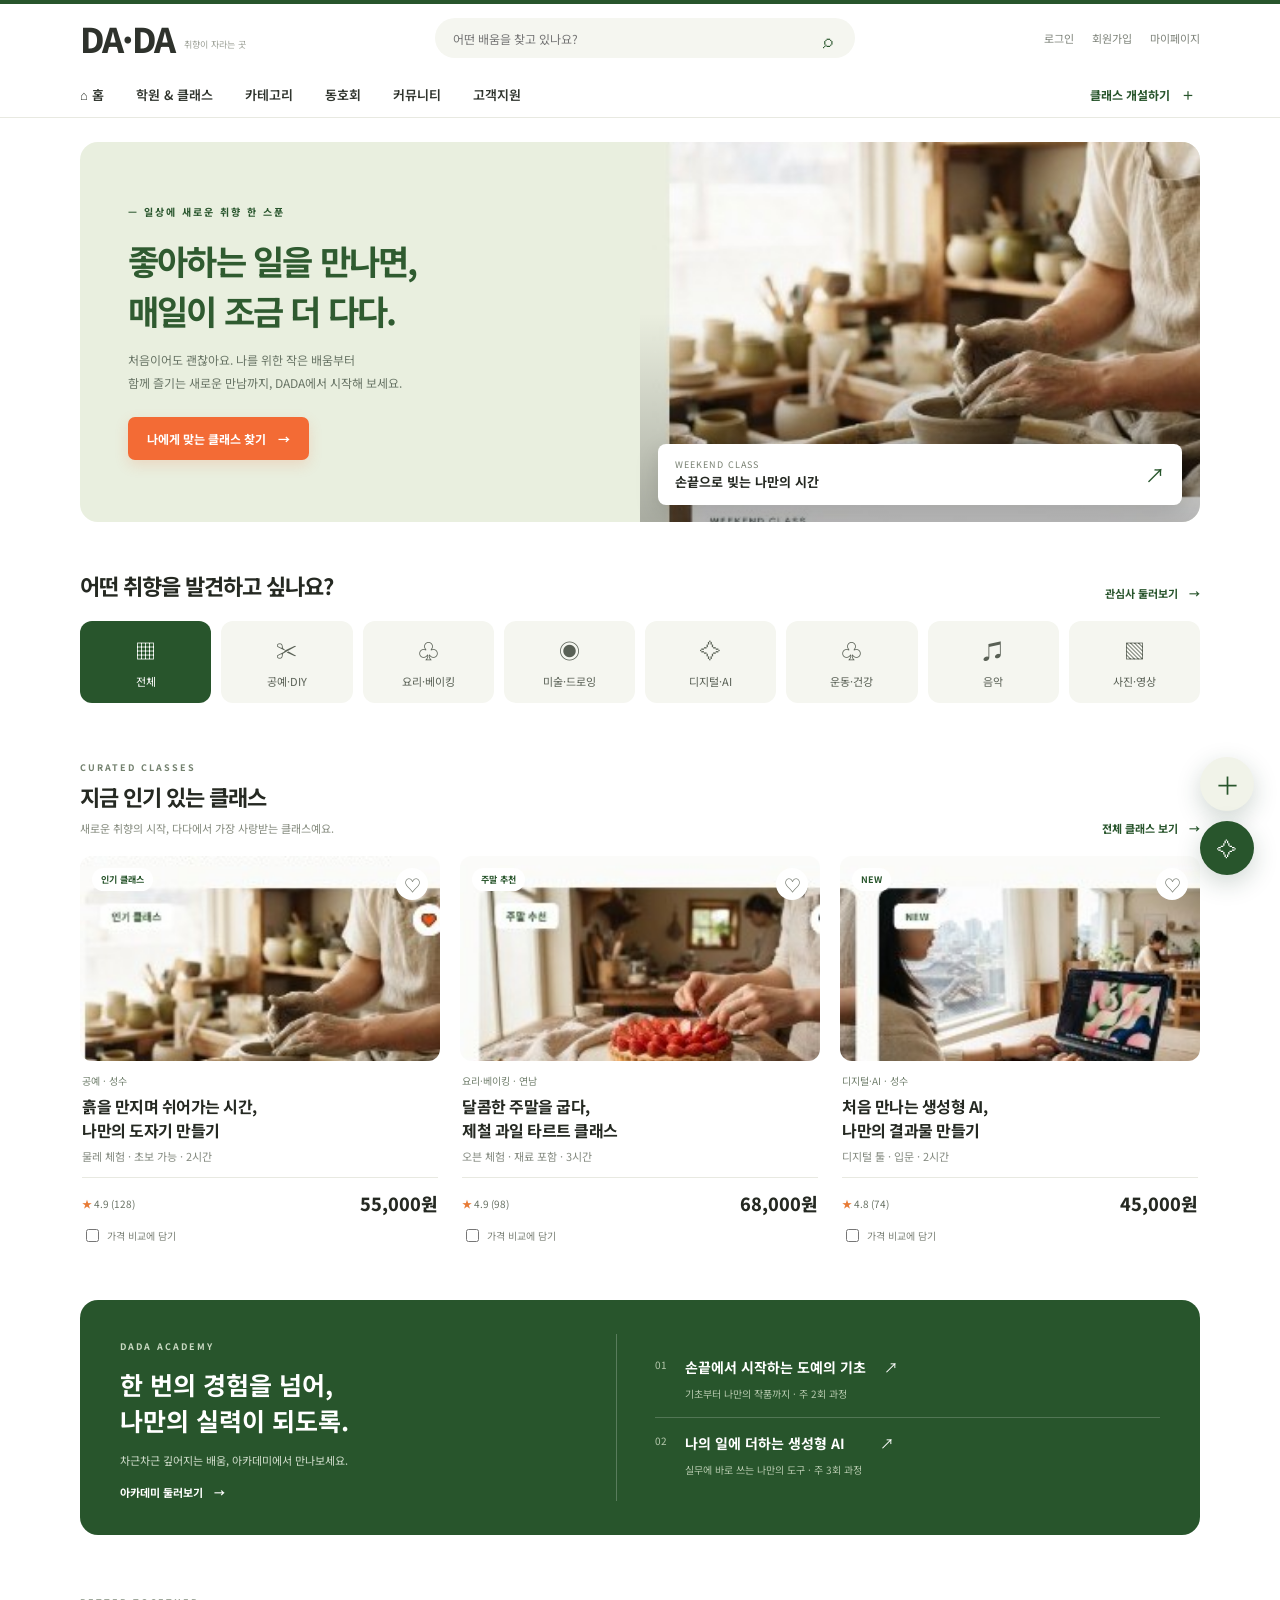
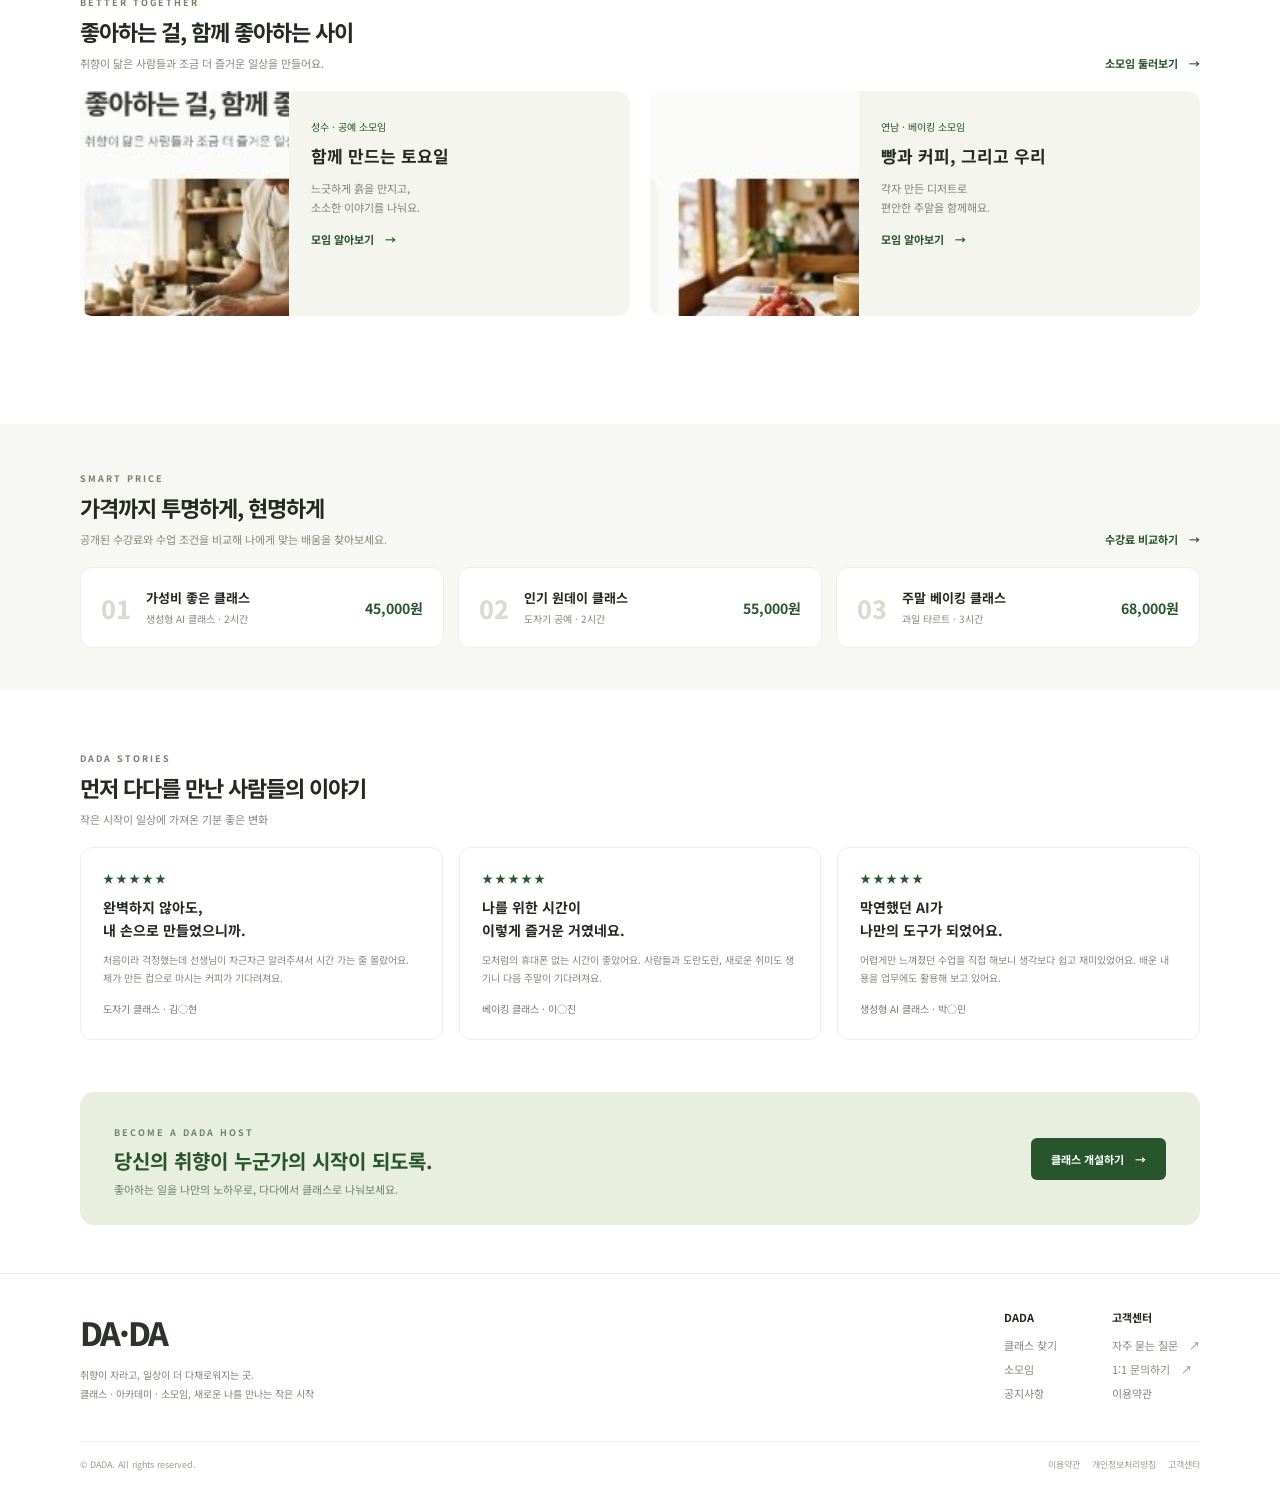
<file: introduction/wireframe3.html>
<!DOCTYPE html>
<html lang="ko">

<head>
    <meta charset="UTF-8">
    <meta name="viewport" content="width=device-width, initial-scale=1.0">
    <title>DADA | 취향이 자라는 곳</title>
    <style>
        @import url('https://fonts.googleapis.com/css2?family=Noto+Sans+KR:wght@400;500;600;700;800&display=swap');

        :root {
            --green: #28552c;
            --green2: #386b3b;
            --mint: #e9efdf;
            --cream: #f7f7f1;
            --ink: #252922;
            --muted: #858b7e;
            --line: #e8e9e1;
            --orange: #f36b35;
            --white: #fff;
            --shadow: 0 14px 40px rgba(36, 56, 32, .09)
        }

        * {
            box-sizing: border-box
        }

        html {
            scroll-behavior: smooth
        }

        /* 전체 페이지 높이 확보 */
        html, body {
            min-height: 100%;
            margin: 0;
        }

        /* 페이지를 세로 방향으로 구성 */
        body {
            min-height: 100vh;
            display: flex;
            flex-direction: column;
        }

        /* 메인 콘텐츠가 남은 공간 차지 */
        main {
            flex: 1 0 auto;
        }

        /* 푸터를 아래로 밀기 */
        footer {
            margin-top: auto;
            width: 100%;
        }

        body {
            margin: 0;
            background: #fff;
            color: var(--ink);
            font-family: 'Noto Sans KR', Arial, sans-serif;
            font-size: 14px
        }

        button,
        input,
        select {
            font: inherit
        }

        button {
            cursor: pointer
        }

        .wrap {
            width: min(1120px, calc(100% - 48px));
            margin: auto
        }

        .topline {
            height: 4px;
            background: var(--green)
        }

        header {
            background: #fff;
            position: sticky;
            top: 0;
            z-index: 30;
            border-bottom: 1px solid var(--line)
        }

        .headtop {
            height: 68px;
            display: flex;
            align-items: center;
            gap: 30px
        }

        .logo {
            font-size: 34px;
            font-weight: 800;
            letter-spacing: -2px;
            color: #2e322c;
            text-decoration: none;
            white-space: nowrap
        }

        .logo i {
            font-style: normal;
            color: var(--green)
        }

        .tagline {
            font-size: 9px;
            color: #9b9f95;
            margin-left: -20px;
            margin-top: 13px;
            white-space: nowrap
        }

        .search {
            height: 40px;
            border-radius: 30px;
            background: #f5f6f0;
            display: flex;
            align-items: center;
            padding: 0 16px;
            max-width: 420px;
            flex: 1;
            margin: auto
        }

        .search input {
            border: 0;
            outline: 0;
            background: transparent;
            flex: 1;
            min-width: 0;
            font-size: 12px
        }

        .search button {
            border: 0;
            background: none;
            color: var(--green);
            font-size: 19px
        }

        .userlinks {
            display: flex;
            gap: 18px;
            white-space: nowrap;
            font-size: 11px;
            color: #7f847b
        }

        .userlinks a {
            color: inherit;
            text-decoration: none
        }

        .navrow {
            height: 45px;
            display: flex;
            align-items: center;
            justify-content: space-between
        }

        .nav {
            display: flex;
            gap: 32px;
            height: 100%;
            align-items: center
        }

        .navitem {
            height: 100%;
            display: flex;
            align-items: center;
            position: relative
        }

        .navitem>a {
            color: #30352e;
            text-decoration: none;
            font-weight: 600;
            font-size: 13px
        }

        .navitem>a:hover {
            color: var(--green)
        }

        .drop {
            display: none;
            position: absolute;
            top: 43px;
            left: -18px;
            width: 190px;
            padding: 12px;
            background: white;
            border: 1px solid var(--line);
            box-shadow: var(--shadow);
            border-radius: 12px
        }

        .navitem:hover .drop,
        .navitem:focus-within .drop {
            display: grid;
            gap: 2px
        }

        /* 기본 상태: 하위 메뉴 숨김 */
        .navitem .drop {
            display: block;
            opacity: 0;
            visibility: hidden;
            pointer-events: none;

            transform: translateY(10px);

            transition:
                opacity 0.2s ease,
                transform 0.2s ease,
                visibility 0.2s ease;
        }

        /* 마우스가 대메뉴 또는 하위메뉴 영역에 있을 때 */
        .navitem:hover .drop {
            opacity: 1;
            visibility: visible;
            pointer-events: auto;

            transform: translateY(0);
        }
        
        .drop a {
            padding: 10px 12px;
            text-decoration: none;
            color: #60665c;
            border-radius: 7px;
            font-size: 12px
        }

        .drop a:hover {
            background: var(--cream);
            color: var(--green)
        }

        .hostbtn {
            border: 0;
            background: none;
            color: var(--green);
            font-size: 12px;
            font-weight: 700
        }

        .hero {
            margin: 24px auto 42px;
            height: 380px;
            border-radius: 18px;
            overflow: hidden;
            display: grid;
            grid-template-columns: 1fr 1fr;
            background: var(--mint)
        }

        .herotxt {
            padding: 58px 48px;
            display: flex;
            flex-direction: column;
            justify-content: center
        }

        .eyebrow {
            font-size: 10px;
            letter-spacing: 2px;
            color: var(--green);
            font-weight: 700
        }

        .herotxt h1 {
            font-size: 34px;
            line-height: 1.45;
            letter-spacing: -1.8px;
            margin: 17px 0 14px;
            color: #2f5b30
        }

        .herotxt p {
            font-size: 12px;
            color: #697566;
            line-height: 1.9;
            margin: 0 0 22px
        }

        .primary {
            background: var(--orange);
            color: white;
            border: 0;
            border-radius: 7px;
            padding: 13px 19px;
            font-weight: 700;
            font-size: 12px;
            width: max-content;
            box-shadow: 0 5px 14px #f36b352c
        }

        .heroimage {
            position: relative;
            background-image: url('[data-uri]');
            background-size: cover;
            background-position: center
        }

        .heroimage:after {
            content: '';
            position: absolute;
            inset: 45% 0 0;
            background: linear-gradient(transparent, rgba(0, 0, 0, .28))
        }

        .hero-caption {
            position: absolute;
            z-index: 1;
            bottom: 17px;
            left: 18px;
            right: 18px;
            background: white;
            border-radius: 8px;
            padding: 14px 17px;
            display: flex;
            justify-content: space-between;
            align-items: center;
            box-shadow: 0 8px 24px #0002
        }

        .hero-caption small {
            display: block;
            font-size: 9px;
            letter-spacing: 1px;
            color: #788071
        }

        .hero-caption b {
            font-size: 13px
        }

        .hero-caption span {
            font-size: 20px;
            color: var(--green)
        }

        .section {
            margin: 0 auto 52px
        }

        .sectionhead {
            display: flex;
            align-items: end;
            justify-content: space-between;
            margin-bottom: 20px
        }

        .sectionhead h2 {
            font-size: 22px;
            letter-spacing: -1px;
            margin: 5px 0 0
        }

        .sectionhead p {
            font-size: 11px;
            color: var(--muted);
            margin: 8px 0 0
        }

        .more {
            font-size: 11px;
            color: var(--green);
            font-weight: 700;
            text-decoration: none
        }

        .categories {
            display: grid;
            grid-template-columns: repeat(8, 1fr);
            gap: 10px
        }

        .cat {
            height: 82px;
            background: #f5f6f0;
            border: 1px solid transparent;
            border-radius: 12px;
            display: flex;
            flex-direction: column;
            justify-content: center;
            align-items: center;
            gap: 8px;
            color: #596055;
            font-size: 11px;
            transition: .2s
        }

        .cat .ico {
            font-size: 21px
        }

        .cat.active,
        .cat:hover {
            background: var(--green);
            color: #fff
        }

        .kicker {
            font-size: 9px;
            letter-spacing: 2px;
            color: #73816e;
            font-weight: 700
        }

        .classgrid {
            display: grid;
            grid-template-columns: repeat(3, 1fr);
            gap: 20px
        }

        .classcard {
            min-width: 0;
            position: relative
        }

        .photo {
            height: 205px;
            border-radius: 12px;
            overflow: hidden;
            position: relative;
            background: #eee
        }

        .photo img {
            width: 100%;
            height: 100%;
            object-fit: cover;
            display: block;
            transition: transform .5s
        }

        .classcard:hover .photo img {
            transform: scale(1.045)
        }

        .flag {
            position: absolute;
            left: 12px;
            top: 12px;
            background: #fff;
            padding: 5px 9px;
            border-radius: 20px;
            font-size: 9px;
            font-weight: 700;
            color: var(--green)
        }

        .heart {
            position: absolute;
            right: 12px;
            top: 12px;
            border: 0;
            background: #fff;
            width: 32px;
            height: 32px;
            border-radius: 50%;
            font-size: 17px;
            color: #6f756a
        }

        .heart.saved {
            color: #e45c3d
        }

        .cardbody {
            padding: 12px 2px 0
        }

        .meta {
            font-size: 10px;
            color: #72806e;
            margin-bottom: 6px
        }

        .cardbody h3 {
            font-size: 16px;
            margin: 0 0 6px;
            letter-spacing: -.5px
        }

        .desc {
            font-size: 11px;
            color: #858b81;
            margin: 0 0 13px
        }

        .cardfoot {
            border-top: 1px solid var(--line);
            padding-top: 12px;
            display: flex;
            justify-content: space-between;
            align-items: center
        }

        .rating {
            font-size: 10px;
            color: #697365
        }

        .rating b {
            color: #e77b36
        }

        .price {
            font-size: 18px;
            font-weight: 800
        }

        .comparecheck {
            font-size: 10px;
            color: #7b8177;
            display: flex;
            gap: 5px;
            align-items: center;
            margin-top: 10px
        }

        .comparecheck input {
            accent-color: var(--green)
        }

        .academy {
            background: var(--green);
            border-radius: 18px;
            color: #fff;
            padding: 34px 40px;
            display: grid;
            grid-template-columns: 1fr 1.2fr;
            gap: 42px;
            margin: 55px auto
        }

        .academy h2 {
            font-size: 25px;
            line-height: 1.45;
            margin: 12px 0
        }

        .academy p {
            font-size: 11px;
            color: #d3dfce;
            line-height: 1.8
        }

        .academy a {
            color: white;
            text-decoration: none;
            font-size: 11px;
            font-weight: 700
        }

        .academylist {
            border-left: 1px solid #ffffff3b;
            padding-left: 38px;
            display: grid;
            align-content: center
        }

        .academyitem {
            padding: 15px 0;
            border-bottom: 1px solid #ffffff32;
            display: flex;
            gap: 18px;
            align-items: start
        }

        .academyitem:last-child {
            border: 0
        }

        .academyitem small {
            color: #b6c9ae;
            font-size: 10px
        }

        .academyitem b {
            display: block;
            font-size: 14px;
            margin-bottom: 5px
        }

        .clubs {
            display: grid;
            grid-template-columns: 1fr 1fr;
            gap: 20px
        }

        .club {
            display: grid;
            grid-template-columns: 38% 1fr;
            background: #f4f5ef;
            border-radius: 13px;
            overflow: hidden;
            min-height: 190px
        }

        .club img {
            width: 100%;
            height: 100%;
            object-fit: cover
        }

        .clubcontent {
            padding: 24px 22px
        }

        .clubcontent small {
            color: var(--green);
            font-size: 10px
        }

        .clubcontent h3 {
            font-size: 17px;
            margin: 8px 0
        }

        .clubcontent p {
            font-size: 11px;
            color: #7e8579;
            line-height: 1.7
        }

        .clubcontent a {
            font-size: 11px;
            color: var(--green);
            text-decoration: none;
            font-weight: 700
        }

        .priceboard {
            background: #f7f8f3;
            padding: 42px 0;
            margin: 56px 0
        }

        .rankgrid {
            display: grid;
            grid-template-columns: repeat(3, 1fr);
            gap: 14px
        }

        .rank {
            background: #fff;
            border: 1px solid #edf0e8;
            border-radius: 12px;
            padding: 20px;
            display: flex;
            gap: 15px;
            align-items: center
        }

        .ranknum {
            font-size: 25px;
            font-weight: 800;
            color: #d5ddcf
        }

        .rank b {
            display: block;
            font-size: 13px
        }

        .rank small {
            font-size: 10px;
            color: #858b80
        }

        .rank strong {
            margin-left: auto;
            color: var(--green);
            font-size: 14px;
            white-space: nowrap
        }

        .reviews {
            display: grid;
            grid-template-columns: repeat(3, 1fr);
            gap: 16px
        }

        .review {
            padding: 22px;
            background: white;
            border: 1px solid #edf0e8;
            border-radius: 12px
        }

        .stars {
            color: var(--green);
            letter-spacing: 2px;
            font-size: 11px
        }

        .review h3 {
            font-size: 14px;
            line-height: 1.6;
            margin: 10px 0
        }

        .review p {
            font-size: 10px;
            color: #858b80;
            line-height: 1.8
        }

        .review small {
            font-size: 10px;
            color: #747c70
        }

        .cta {
            background: var(--mint);
            padding: 28px 34px;
            border-radius: 14px;
            display: flex;
            align-items: center;
            justify-content: space-between;
            margin: 48px auto
        }

        .cta h2 {
            font-size: 20px;
            color: var(--green);
            margin: 6px 0
        }

        .cta p {
            font-size: 11px;
            color: #77816f;
            margin: 0
        }

        .cta button {
            background: var(--green);
            color: white;
            border: 0;
            border-radius: 6px;
            padding: 13px 20px;
            font-size: 11px;
            font-weight: 700
        }

        footer {
            border-top: 1px solid var(--line);
            padding: 35px 0 24px
        }

        .footmain {
            display: flex;
            justify-content: space-between
        }

        .footbrand .logo {
            font-size: 32px
        }

        .footbrand p {
            font-size: 10px;
            color: #7e8579;
            line-height: 1.9
        }

        .footlinks {
            display: flex;
            gap: 55px;
            font-size: 11px
        }

        .footlinks b {
            display: block;
            margin-bottom: 12px
        }

        .footlinks a {
            display: block;
            text-decoration: none;
            color: #858b80;
            margin: 8px 0
        }

        .copyright {
            border-top: 1px solid #f0f0eb;
            margin-top: 28px;
            padding-top: 16px;
            display: flex;
            justify-content: space-between;
            font-size: 9px;
            color: #9a9e95
        }

        .floating {
            position: fixed;
            right: 26px;
            bottom: 25px;
            z-index: 25;
            display: flex;
            flex-direction: column;
            gap: 10px
        }

        .floatbtn {
            border: 0;
            border-radius: 50%;
            width: 54px;
            height: 54px;
            background: var(--green);
            color: white;
            box-shadow: 0 8px 24px #1c402d35;
            font-size: 20px
        }

        .floatbtn.plus {
            background: #f1f3e9;
            color: var(--green);
            font-size: 25px
        }

        .comparebar {
            display: none;
            position: fixed;
            bottom: 0;
            left: 0;
            right: 0;
            background: #fff;
            box-shadow: 0 -5px 25px #0001;
            padding: 14px 5%;
            z-index: 28;
            align-items: center;
            justify-content: space-between
        }

        .comparebar.show {
            display: flex
        }

        .comparebar button {
            background: var(--green);
            color: #fff;
            border: 0;
            border-radius: 6px;
            padding: 11px 18px
        }

        .modalback {
            display: none;
            position: fixed;
            inset: 0;
            background: #18211788;
            z-index: 50;
            align-items: center;
            justify-content: center;
            padding: 20px
        }

        .modalback.open {
            display: flex
        }

        .modal {
            background: #fff;
            border-radius: 16px;
            width: min(560px, 100%);
            padding: 28px;
            position: relative;
            box-shadow: var(--shadow)
        }

        .close {
            position: absolute;
            right: 17px;
            top: 12px;
            border: 0;
            background: none;
            font-size: 24px;
            color: #777
        }

        .modal h2 {
            font-size: 21px;
            margin: 5px 0 8px
        }

        .modal p {
            font-size: 12px;
            color: #7b8377;
            line-height: 1.8
        }

        .modal input,
        .modal select {
            width: 100%;
            padding: 12px;
            border: 1px solid var(--line);
            border-radius: 8px;
            margin: 7px 0 12px;
            background: #fff
        }

        .modal .primary {
            width: 100%;
            justify-content: center
        }

        .chatbox {
            position: fixed;
            right: 92px;
            bottom: 90px;
            width: 320px;
            background: #fff;
            border-radius: 16px;
            box-shadow: var(--shadow);
            z-index: 40;
            display: none;
            overflow: hidden;
            border: 1px solid var(--line)
        }

        .chatbox.open {
            display: block
        }

        .chathead {
            background: var(--green);
            color: #fff;
            padding: 15px;
            font-weight: 700
        }

        .chatbody {
            padding: 15px
        }

        .bubble {
            background: #f1f4eb;
            padding: 12px;
            border-radius: 10px;
            font-size: 11px;
            line-height: 1.7
        }

        .chatinput {
            display: flex;
            padding: 10px;
            border-top: 1px solid var(--line);
            gap: 5px
        }

        .chatinput input {
            flex: 1;
            border: 0;
            outline: 0;
            font-size: 11px
        }

        .chatinput button {
            border: 0;
            background: var(--green);
            color: #fff;
            border-radius: 7px;
            padding: 8px 12px
        }

        .toast {
            position: fixed;
            left: 50%;
            bottom: 30px;
            transform: translate(-50%, 20px);
            background: #263d29;
            color: white;
            padding: 12px 18px;
            border-radius: 30px;
            font-size: 11px;
            opacity: 0;
            pointer-events: none;
            transition: .25s;
            z-index: 80
        }

        .toast.show {
            opacity: 1;
            transform: translate(-50%, 0)
        }

        @media(max-width:800px) {
            .wrap {
                width: min(100% - 30px, 620px)
            }

            .headtop {
                gap: 12px;
                height: 62px
            }

            .logo {
                font-size: 28px
            }

            .tagline,
            .userlinks {
                display: none
            }

            .search {
                max-width: none
            }

            .nav {
                gap: 18px;
                overflow-x: auto
            }

            .navitem>a {
                font-size: 11px;
                white-space: nowrap
            }

            .hostbtn {
                white-space: nowrap;
                font-size: 10px
            }

            .hero {
                height: auto;
                grid-template-columns: 1fr;
                margin-top: 16px
            }

            .herotxt {
                padding: 35px 28px
            }

            .herotxt h1 {
                font-size: 27px
            }

            .heroimage {
                height: 245px
            }

            .categories {
                grid-template-columns: repeat(4, 1fr)
            }

            .cat {
                height: 75px
            }

            .classgrid {
                grid-template-columns: repeat(2, 1fr);
                gap: 16px
            }

            .photo {
                height: 165px
            }

            .academy {
                grid-template-columns: 1fr;
                padding: 28px;
                gap: 20px
            }

            .academylist {
                border-left: 0;
                border-top: 1px solid #ffffff3b;
                padding: 15px 0 0
            }

            .clubs {
                grid-template-columns: 1fr
            }

            .rankgrid,
            .reviews {
                grid-template-columns: 1fr
            }

            .cta {
                padding: 24px;
                gap: 15px
            }

            .footmain {
                gap: 20px
            }

            .footlinks {
                gap: 20px
            }
        }

        @media(max-width:480px) {
            .wrap {
                width: calc(100% - 28px)
            }

            .nav {
                gap: 14px
            }

            .navrow {
                height: 42px
            }

            .hostbtn {
                display: none
            }

            .herotxt h1 {
                font-size: 24px
            }

            .sectionhead h2 {
                font-size: 19px
            }

            .classgrid {
                grid-template-columns: 1fr
            }

            .photo {
                height: 210px
            }

            .price {
                font-size: 16px
            }

            .club {
                min-height: 155px;
                grid-template-columns: 35% 1fr
            }

            .clubcontent {
                padding: 16px
            }

            .clubcontent h3 {
                font-size: 14px
            }

            .footmain {
                display: block
            }

            .footlinks {
                margin-top: 25px
            }

            .copyright {
                display: block;
                line-height: 2
            }

            .floating {
                right: 14px;
                bottom: 15px
            }

            .floatbtn {
                width: 48px;
                height: 48px
            }

            .chatbox {
                right: 12px;
                bottom: 75px;
                width: min(320px, calc(100% - 24px))
            }
        }
    </style>
    <style>
        /* DADA sub-page system */
        .pageview {
            display: none;
            min-height: 70vh;
            background: #fff;
            padding: 34px 0 90px
        }

        body.route-mode #home,
        body.route-mode .priceboard,
        body.route-mode main:has(#reviews) {
            display: none
        }

        body.route-mode .pageview {
            display: block
        }

        .pageview .pagewrap {
            width: min(1120px, calc(100% - 48px));
            margin: auto
        }

        .breadcrumb {
            font-size: 11px;
            color: #92988e;
            margin: 0 0 20px
        }

        .pagehero {
            background: var(--mint);
            border-radius: 18px;
            padding: 34px 40px;
            margin-bottom: 30px;
            display: flex;
            align-items: center;
            justify-content: space-between;
            gap: 24px
        }

        .pagehero h1 {
            font-size: 30px;
            letter-spacing: -1.2px;
            color: var(--green);
            margin: 8px 0
        }

        .pagehero p {
            font-size: 13px;
            color: #687465;
            line-height: 1.8;
            margin: 0;
            max-width: 650px
        }

        .pagehero .page-mark {
            font-size: 54px;
            opacity: .7
        }

        .page-tools {
            display: flex;
            align-items: center;
            gap: 10px;
            flex-wrap: wrap;
            margin: 22px 0
        }

        .page-tools input,
        .page-tools select {
            border: 1px solid var(--line);
            border-radius: 8px;
            padding: 11px 13px;
            background: #fff;
            color: #4c5549;
            min-width: 150px
        }

        .page-tools input {
            flex: 1;
            min-width: 220px
        }

        .page-tools button,
        .outline-btn {
            border: 1px solid #dce3d5;
            background: #fff;
            color: var(--green);
            border-radius: 8px;
            padding: 10px 15px;
            font-size: 12px;
            font-weight: 700
        }

        .page-tools button.active,
        .page-tools button:hover,
        .outline-btn:hover {
            background: var(--green);
            color: #fff
        }

        .page-grid {
            display: grid;
            grid-template-columns: repeat(3, 1fr);
            gap: 20px
        }

        .page-card {
            border: 1px solid var(--line);
            border-radius: 13px;
            overflow: hidden;
            background: #fff;
            transition: .2s
        }

        .page-card:hover {
            transform: translateY(-3px);
            box-shadow: var(--shadow)
        }

        .page-card img {
            width: 100%;
            height: 185px;
            object-fit: cover;
            display: block
        }

        .page-card .pc-body {
            padding: 17px
        }

        .pc-tag {
            font-size: 10px;
            color: var(--green);
            font-weight: 700
        }

        .pc-title {
            font-size: 16px;
            font-weight: 700;
            margin: 8px 0;
            color: #292e27
        }

        .pc-desc {
            font-size: 11px;
            color: #858b80;
            line-height: 1.7;
            min-height: 36px
        }

        .pc-foot {
            display: flex;
            align-items: center;
            justify-content: space-between;
            border-top: 1px solid var(--line);
            margin-top: 14px;
            padding-top: 12px;
            font-weight: 700
        }

        .pc-foot strong {
            font-size: 16px
        }

        .pc-foot button {
            border: 0;
            background: #f3f5ee;
            color: var(--green);
            border-radius: 7px;
            padding: 8px 10px;
            font-size: 11px
        }

        .empty-state {
            padding: 55px;
            text-align: center;
            color: #92988e;
            background: var(--cream);
            border-radius: 12px;
            grid-column: 1/-1
        }

        .info-grid {
            display: grid;
            grid-template-columns: repeat(3, 1fr);
            gap: 14px;
            margin: 24px 0
        }

        .info-tile {
            background: var(--cream);
            padding: 20px;
            border-radius: 12px
        }

        .info-tile b {
            display: block;
            color: var(--green);
            font-size: 20px;
            margin-bottom: 6px
        }

        .info-tile span {
            font-size: 11px;
            color: #7b8376
        }

        .content-panel {
            background: #fff;
            border: 1px solid var(--line);
            border-radius: 14px;
            padding: 24px;
            margin: 22px 0
        }

        .content-panel h2 {
            font-size: 18px;
            margin: 0 0 15px
        }

        .data-table {
            width: 100%;
            border-collapse: collapse;
            font-size: 12px
        }

        .data-table th,
        .data-table td {
            padding: 14px 12px;
            text-align: left;
            border-bottom: 1px solid var(--line)
        }

        .data-table th {
            background: var(--cream);
            color: var(--green)
        }

        .club-row,
        .notice-row {
            display: flex;
            align-items: center;
            justify-content: space-between;
            gap: 16px;
            padding: 17px 0;
            border-bottom: 1px solid var(--line)
        }

        .club-row b,
        .notice-row b {
            display: block;
            margin-bottom: 5px
        }

        .club-row small,
        .notice-row small {
            color: #92988e;
            font-size: 11px
        }

        .club-row button {
            border: 0;
            background: var(--green);
            color: white;
            padding: 10px 14px;
            border-radius: 7px
        }

        .form-grid {
            display: grid;
            grid-template-columns: 1fr 1fr;
            gap: 13px
        }

        .form-grid input,
        .form-grid select,
        .form-grid textarea {
            width: 100%;
            border: 1px solid var(--line);
            border-radius: 8px;
            padding: 13px;
            font: inherit;
            font-size: 12px
        }

        .form-grid textarea {
            grid-column: 1/-1;
            min-height: 110px
        }

        .form-submit {
            background: var(--green);
            color: white;
            border: 0;
            border-radius: 8px;
            padding: 13px 22px;
            font-weight: 700;
            margin-top: 14px
        }

        .page-tabs {
            display: flex;
            gap: 8px;
            flex-wrap: wrap;
            margin: 20px 0
        }

        .page-tabs a {
            padding: 10px 14px;
            border-radius: 30px;
            background: var(--cream);
            color: #5c6658;
            text-decoration: none;
            font-size: 11px
        }

        .page-tabs a:hover {
            background: var(--green);
            color: white
        }

        @media(max-width:760px) {
            .pagehero {
                padding: 25px;
                align-items: flex-start
            }

            .pagehero h1 {
                font-size: 24px
            }

            .pagehero .page-mark {
                font-size: 38px
            }

            .page-grid {
                grid-template-columns: repeat(2, 1fr)
            }

            .info-grid {
                grid-template-columns: 1fr
            }

            .form-grid {
                grid-template-columns: 1fr
            }

            .form-grid textarea {
                grid-column: auto
            }
        }

        @media(max-width:520px) {
            .page-grid {
                grid-template-columns: 1fr
            }

            .page-card img {
                height: 210px
            }

            .pageview .pagewrap {
                width: calc(100% - 28px)
            }

            .pagehero {
                display: block
            }

            .pagehero .page-mark {
                display: none
            }

            .data-table {
                font-size: 10px
            }

            .data-table th,
            .data-table td {
                padding: 10px 6px
            }
        }
    </style>
</head>

<body>
    <div class="topline"></div>
    <header>
        <div class="wrap">
            <div class="headtop"><a class="logo" href="#home">DA<span>·</span>DA</a><span class="tagline">취향이 자라는
                    곳</span>
                <div class="search"><input id="searchInput" placeholder="어떤 배움을 찾고 있나요?" aria-label="통합 검색"><button
                        id="searchBtn" aria-label="검색">⌕</button></div>
                <div class="userlinks"><a href="#" data-modal="login">로그인</a><a href="#" data-modal="join">회원가입</a><a
                        href="#mypage">마이페이지</a></div>
            </div>
            <div class="navrow">
                <nav class="nav">
                    <div class="navitem"><a href="#home">⌂ 홈</a></div>
                    <div class="navitem"><a href="#classes">학원 & 클래스</a>
                        <div class="drop"><a href="#classes">전체 클래스</a><a href="#classes">원데이 클래스</a><a href="#price">학원
                                수강료 비교</a><a href="#classes">지역별 지도 탐색</a></div>
                    </div>
                    <div class="navitem"><a href="#categories">카테고리</a>
                        <div class="drop"><a href="#categories">공예·DIY</a><a href="#categories">요리·베이킹</a><a
                                href="#categories">미술·드로잉</a><a href="#categories">디지털·AI</a><a
                                href="#categories">운동·건강</a></div>
                    </div>
                    <div class="navitem"><a href="#clubs">동호회</a>
                        <div class="drop"><a href="#clubs">동호회 둘러보기</a><a href="#clubs">정기모임 일정</a><a href="#clubs">모임
                                만들기</a></div>
                    </div>
                    <div class="navitem"><a href="#reviews">커뮤니티</a>
                        <div class="drop"><a href="#reviews">수강 후기</a><a href="#reviews">취미 이야기</a><a
                                href="#reviews">공지사항</a></div>
                    </div>
                    <div class="navitem"><a href="#academy">고객지원</a>
                        <div class="drop">
                            <a href="#academy" data-route="support">고객센터</a>
                            <a href="#academy" data-route="faq">자주 묻는 질문</a>
                            <a href="#academy" data-route="hostcenter">호스트 센터</a>
                            <a href="#academy" data-route="contact">1:1 문의</a>
                        </div>
                    </div>
                </nav><button class="hostbtn" data-modal="host">클래스 개설하기　＋</button>
            </div>
        </div>
    </header>
    <main id="home" class="wrap">
        <section class="hero">
            <div class="herotxt"><span class="eyebrow">— 일상에 새로운 취향 한 스푼</span>
                <h1>좋아하는 일을 만나면,<br>매일이 조금 더 다다.</h1>
                <p>처음이어도 괜찮아요. 나를 위한 작은 배움부터<br>함께 즐기는 새로운 만남까지, DADA에서 시작해 보세요.</p><button class="primary"
                    onclick="document.querySelector('#classes').scrollIntoView({behavior:'smooth'})">나에게 맞는 클래스
                    찾기　→</button>
            </div>
            <div class="heroimage">
                <div class="hero-caption">
                    <div><small>WEEKEND CLASS</small><b>손끝으로 빚는 나만의 시간</b></div><span>↗</span>
                </div>
            </div>
        </section>
        <section class="section" id="categories">
            <div class="sectionhead">
                <div>
                    <h2>어떤 취향을 발견하고 싶나요?</h2>
                </div><a class="more" href="#classes">관심사 둘러보기　→</a>
            </div>
            <div class="categories"><button class="cat active" data-cat="전체"><span
                        class="ico">▦</span>전체</button><button class="cat" data-cat="공예"><span
                        class="ico">✂</span>공예·DIY</button><button class="cat" data-cat="요리"><span
                        class="ico">♧</span>요리·베이킹</button><button class="cat" data-cat="미술"><span
                        class="ico">◉</span>미술·드로잉</button><button class="cat" data-cat="디지털"><span
                        class="ico">✧</span>디지털·AI</button><button class="cat" data-cat="운동"><span
                        class="ico">♧</span>운동·건강</button><button class="cat" data-cat="음악"><span
                        class="ico">♫</span>음악</button><button class="cat" data-cat="사진"><span
                        class="ico">▧</span>사진·영상</button></div>
        </section>
        <section class="section" id="classes">
            <div class="sectionhead">
                <div><span class="kicker">CURATED CLASSES</span>
                    <h2>지금 인기 있는 클래스</h2>
                    <p>새로운 취향의 시작, 다다에서 가장 사랑받는 클래스예요.</p>
                </div><a class="more" href="#classes">전체 클래스 보기　→</a>
            </div>
            <div class="classgrid" id="classGrid">
                <article class="classcard" data-category="공예">
                    <div class="photo"><img
                            src="[data-uri]"
                            alt="도자기 공예 클래스"><span class="flag">인기 클래스</span><button class="heart"
                            aria-label="찜하기">♡</button></div>
                    <div class="cardbody">
                        <div class="meta">공예 · 성수</div>
                        <h3>흙을 만지며 쉬어가는 시간,<br>나만의 도자기 만들기</h3>
                        <p class="desc">물레 체험 · 초보 가능 · 2시간</p>
                        <div class="cardfoot"><span class="rating"><b>★</b> 4.9 (128)</span><span
                                class="price">55,000원</span></div><label class="comparecheck"><input type="checkbox"
                                class="compare" value="도자기 공예 클래스" data-price="55000"> 가격 비교에 담기</label>
                    </div>
                </article>
                <article class="classcard" data-category="요리">
                    <div class="photo"><img
                            src="[data-uri]"
                            alt="베이킹 클래스"><span class="flag">주말 추천</span><button class="heart"
                            aria-label="찜하기">♡</button></div>
                    <div class="cardbody">
                        <div class="meta">요리·베이킹 · 연남</div>
                        <h3>달콤한 주말을 굽다,<br>제철 과일 타르트 클래스</h3>
                        <p class="desc">오븐 체험 · 재료 포함 · 3시간</p>
                        <div class="cardfoot"><span class="rating"><b>★</b> 4.9 (98)</span><span
                                class="price">68,000원</span></div><label class="comparecheck"><input type="checkbox"
                                class="compare" value="과일 타르트 클래스" data-price="68000"> 가격 비교에 담기</label>
                    </div>
                </article>
                <article class="classcard" data-category="디지털">
                    <div class="photo"><img
                            src="[data-uri]"
                            alt="디지털 드로잉 클래스"><span class="flag">NEW</span><button class="heart"
                            aria-label="찜하기">♡</button></div>
                    <div class="cardbody">
                        <div class="meta">디지털·AI · 성수</div>
                        <h3>처음 만나는 생성형 AI,<br>나만의 결과물 만들기</h3>
                        <p class="desc">디지털 툴 · 입문 · 2시간</p>
                        <div class="cardfoot"><span class="rating"><b>★</b> 4.8 (74)</span><span
                                class="price">45,000원</span></div><label class="comparecheck"><input type="checkbox"
                                class="compare" value="생성형 AI 클래스" data-price="45000"> 가격 비교에 담기</label>
                    </div>
                </article>
            </div>
            <p id="noResults" style="display:none;color:#888;font-size:12px">검색 결과가 없습니다. 다른 키워드로 찾아보세요.</p>
        </section>
        <section class="academy" id="academy">
            <div><span class="kicker" style="color:#c9d9c2">DADA ACADEMY</span>
                <h2>한 번의 경험을 넘어,<br>나만의 실력이 되도록.</h2>
                <p>차근차근 깊어지는 배움, 아카데미에서 만나보세요.</p><a href="#price">아카데미 둘러보기　→</a>
            </div>
            <div class="academylist">
                <div class="academyitem"><small>01</small>
                    <div><b>손끝에서 시작하는 도예의 기초</b><small>기초부터 나만의 작품까지 · 주 2회 과정</small></div><span>↗</span>
                </div>
                <div class="academyitem"><small>02</small>
                    <div><b>나의 일에 더하는 생성형 AI</b><small>실무에 바로 쓰는 나만의 도구 · 주 3회 과정</small></div><span>↗</span>
                </div>
            </div>
        </section>
        <section class="section" id="clubs">
            <div class="sectionhead">
                <div><span class="kicker">BETTER TOGETHER</span>
                    <h2>좋아하는 걸, 함께 좋아하는 사이</h2>
                    <p>취향이 닮은 사람들과 조금 더 즐거운 일상을 만들어요.</p>
                </div><a class="more" href="#clubs">소모임 둘러보기　→</a>
            </div>
            <div class="clubs">
                <article class="club"><img
                        src="[data-uri]"
                        alt="함께 도자기 만드는 모임">
                    <div class="clubcontent"><small>성수 · 공예 소모임</small>
                        <h3>함께 만드는 토요일</h3>
                        <p>느긋하게 흙을 만지고,<br>소소한 이야기를 나눠요.</p><a href="#clubs" onclick="toast('모임 상세 페이지는 준비 중이에요.')">모임
                            알아보기　→</a>
                    </div>
                </article>
                <article class="club"><img
                        src="[data-uri]"
                        alt="카페 디저트 모임">
                    <div class="clubcontent"><small>연남 · 베이킹 소모임</small>
                        <h3>빵과 커피, 그리고 우리</h3>
                        <p>각자 만든 디저트로<br>편안한 주말을 함께해요.</p><a href="#clubs" onclick="toast('모임 상세 페이지는 준비 중이에요.')">모임
                            알아보기　→</a>
                    </div>
                </article>
            </div>
        </section>
    </main>
    <section class="priceboard" id="price">
        <div class="wrap">
            <div class="sectionhead">
                <div><span class="kicker">SMART PRICE</span>
                    <h2>가격까지 투명하게, 현명하게</h2>
                    <p>공개된 수강료와 수업 조건을 비교해 나에게 맞는 배움을 찾아보세요.</p>
                </div><a class="more" href="#classes">수강료 비교하기　→</a>
            </div>
            <div class="rankgrid">
                <div class="rank"><span class="ranknum">01</span>
                    <div><b>가성비 좋은 클래스</b><small>생성형 AI 클래스 · 2시간</small></div><strong>45,000원</strong>
                </div>
                <div class="rank"><span class="ranknum">02</span>
                    <div><b>인기 원데이 클래스</b><small>도자기 공예 · 2시간</small></div><strong>55,000원</strong>
                </div>
                <div class="rank"><span class="ranknum">03</span>
                    <div><b>주말 베이킹 클래스</b><small>과일 타르트 · 3시간</small></div><strong>68,000원</strong>
                </div>
            </div>
        </div>
    </section>
    <main class="wrap">
        <section class="section" id="reviews">
            <div class="sectionhead">
                <div><span class="kicker">DADA STORIES</span>
                    <h2>먼저 다다를 만난 사람들의 이야기</h2>
                    <p>작은 시작이 일상에 가져온 기분 좋은 변화</p>
                </div>
            </div>
            <div class="reviews">
                <article class="review">
                    <div class="stars">★★★★★</div>
                    <h3>완벽하지 않아도,<br>내 손으로 만들었으니까.</h3>
                    <p>처음이라 걱정했는데 선생님이 차근차근 알려주셔서 시간 가는 줄 몰랐어요. 제가 만든 컵으로 마시는 커피가 기다려져요.</p><small>도자기 클래스 · 김○현</small>
                </article>
                <article class="review">
                    <div class="stars">★★★★★</div>
                    <h3>나를 위한 시간이<br>이렇게 즐거운 거였네요.</h3>
                    <p>모처럼의 휴대폰 없는 시간이 좋았어요. 사람들과 도란도란, 새로운 취미도 생기니 다음 주말이 기다려져요.</p><small>베이킹 클래스 · 이○진</small>
                </article>
                <article class="review">
                    <div class="stars">★★★★★</div>
                    <h3>막연했던 AI가<br>나만의 도구가 되었어요.</h3>
                    <p>어렵게만 느껴졌던 수업을 직접 해보니 생각보다 쉽고 재미있었어요. 배운 내용을 업무에도 활용해 보고 있어요.</p><small>생성형 AI 클래스 · 박○민</small>
                </article>
            </div>
        </section>
        <section class="cta">
            <div><span class="kicker">BECOME A DADA HOST</span>
                <h2>당신의 취향이 누군가의 시작이 되도록.</h2>
                <p>좋아하는 일을 나만의 노하우로, 다다에서 클래스로 나눠보세요.</p>
            </div><button data-modal="host">클래스 개설하기　→</button>
        </section>
    </main>

    <main id="pageview" class="pageview" aria-live="polite">
        <div class="pagewrap" id="pageContent"></div>
    </main>
    <div class="floating"><button class="floatbtn plus" id="plusBtn" title="개설하기">＋</button><button class="floatbtn"
            id="chatBtn" title="AI 추천">✧</button></div>
    <div class="chatbox" id="chatbox">
        <div class="chathead">DADA AI 매니저 <button class="close" id="chatClose" style="color:white;top:8px">×</button>
        </div>
        <div class="chatbody">
            <div class="bubble">안녕하세요! 어떤 취향을 찾고 계신가요?<br>예산, 지역, 관심 분야를 알려주시면 어울리는 클래스를 추천해 드릴게요.<br><br><b>예: 성수동에서
                    5만원 이하 도예 클래스 찾아줘</b></div>
        </div>
        <div class="chatinput"><input id="chatInput" placeholder="원하는 클래스를 말해보세요"><button id="chatSend">전송</button>
        </div>
    </div>
    <div class="comparebar" id="comparebar"><span><b id="compareCount">0개</b> 클래스를 비교 목록에 담았어요.</span><button
            id="compareBtn">선택한 클래스 비교하기</button></div>
    <div class="modalback" id="modalback">
        <div class="modal"><button class="close" id="modalClose">×</button><span class="kicker">WELCOME TO DADA</span>
            <h2 id="modalTitle">로그인</h2>
            <p id="modalDesc">DADA에서 새로운 취향을 발견해 보세요.</p>
            <div id="modalFields"><input placeholder="아이디 또는 이메일"><input type="password" placeholder="비밀번호"></div>
            <button class="primary" id="modalSubmit">계속하기</button>
        </div>
    </div>
    <div class="toast" id="toast"></div>
    <footer id="mypage">
        <div class="wrap">
            <div class="footmain">
                <div class="footbrand"><a class="logo" href="#home">DA<span>·</span>DA</a>
                    <p>취향이 자라고, 일상이 더 다채로워지는 곳.<br>클래스 · 아카데미 · 소모임, 새로운 나를 만나는 작은 시작</p>
                </div>
                <div class="footlinks">
                    <div><b>DADA</b><a href="#classes">클래스 찾기</a><a href="#clubs">소모임</a><a href="#academy">공지사항</a>
                    </div>
                    <div><b>고객센터</b><a href="#">자주 묻는 질문　↗</a><a href="#">1:1 문의하기　↗</a><a href="#">이용약관</a></div>
                </div>
            </div>
            <div class="copyright"><span>© DADA. All rights reserved.</span><span>이용약관　 개인정보처리방침　 고객센터</span></div>
        </div>
    </footer>    
    <script>
        const $ = (s, root = document) => root.querySelector(s), $$ = (s, root = document) => [...root.querySelectorAll(s)];
        function toast(msg) {const t = $('#toast'); t.textContent = msg; t.classList.add('show'); clearTimeout(window.toastTimer); window.toastTimer = setTimeout(() => t.classList.remove('show'), 2300)}
        // Category filtering
        $$('.cat').forEach(btn => btn.addEventListener('click', () => {$$('.cat').forEach(x => x.classList.remove('active')); btn.classList.add('active'); filterCards(btn.dataset.cat, $('#searchInput').value.trim());}));
        function filterCards(cat = '전체', query = '') {let shown = 0; $$('.classcard').forEach(card => {const okCat = cat === '전체' || card.dataset.category === cat; const okText = !query || card.innerText.toLowerCase().includes(query.toLowerCase()); card.style.display = okCat && okText ? '' : 'none'; if (okCat && okText) shown++;}); $('#noResults').style.display = shown ? 'none' : 'block';}
        function search() {const q = $('#searchInput').value.trim(); filterCards($('.cat.active')?.dataset.cat || '전체', q); $('#classes').scrollIntoView({behavior: 'smooth'});}
        $('#searchBtn').onclick = search; $('#searchInput').addEventListener('keydown', e => {if (e.key === 'Enter') search()});
        // Wishlist
        $$('.heart').forEach(b => b.addEventListener('click', () => {b.classList.toggle('saved'); b.textContent = b.classList.contains('saved') ? '♥' : '♡'; toast(b.classList.contains('saved') ? '찜 목록에 추가했어요.' : '찜 목록에서 삭제했어요.')}));
        // Compare selection
        function updateCompare() {const n = $$('.compare:checked').length; $('#compareCount').textContent = n + '개'; $('#comparebar').classList.toggle('show', n > 0)}
        $$('.compare').forEach(c => c.addEventListener('change', updateCompare)); $('#compareBtn').onclick = () => {const selected = $$('.compare:checked'); if (selected.length < 2) {toast('비교하려면 클래스를 2개 이상 선택해 주세요.'); return;} const names = selected.map(x => x.value + ' (' + Number(x.dataset.price).toLocaleString() + '원)').join('\n'); openModal('선택한 클래스 비교', '선택한 클래스의 표시 가격을 비교했어요.', `<div style="background:#f5f6f0;padding:15px;border-radius:9px;white-space:pre-line;font-size:12px;line-height:2">${names}</div>`, '확인');};
        // Modal actions
        function openModal(type) {const data = {login: ['로그인', 'DADA에서 새로운 취향을 발견해 보세요.', '<input placeholder="아이디 또는 이메일"><input type="password" placeholder="비밀번호">', '로그인'], join: ['회원가입', '나에게 맞는 클래스와 모임을 추천받아 보세요.', '<input placeholder="아이디"><input type="password" placeholder="비밀번호"><input placeholder="관심 분야 (예: 공예, 운동)">', '가입하기'], host: ['클래스 개설하기', '강사·학원 호스트 등록을 위한 데모 화면입니다.', '<input placeholder="강사명 또는 학원명"><input placeholder="연락처"><select><option>개설 유형 선택</option><option>원데이 클래스</option><option>정규 아카데미</option><option>동호회</option></select>', '신청하기']}; const d = data[type] || data.login; $('#modalTitle').textContent = d[0]; $('#modalDesc').textContent = d[1]; $('#modalFields').innerHTML = d[2]; $('#modalSubmit').textContent = d[3]; $('#modalback').classList.add('open'); $('#modalSubmit').onclick = () => {toast(type === 'login' ? '로그인 기능은 백엔드 연동 후 사용할 수 있어요.' : type === 'join' ? '회원가입 기능은 백엔드 연동 후 사용할 수 있어요.' : '호스트 신청 기능은 백엔드 연동 후 사용할 수 있어요.'); $('#modalback').classList.remove('open')};}
        $$('[data-modal]').forEach(b => b.addEventListener('click', e => {e.preventDefault(); openModal(b.dataset.modal)})); $('#modalClose').onclick = () => $('#modalback').classList.remove('open'); $('#modalback').addEventListener('click', e => {if (e.target === $('#modalback')) $('#modalback').classList.remove('open')}); $('#plusBtn').onclick = () => openModal('host');
        // AI chat demo
        $('#chatBtn').onclick = () => $('#chatbox').classList.toggle('open'); $('#chatClose').onclick = () => $('#chatbox').classList.remove('open'); function sendChat() {const q = $('#chatInput').value.trim(); if (!q) return; const body = $('.chatbody'); const user = document.createElement('div'); user.style.cssText = 'margin:12px 0 10px auto;background:#28552c;color:white;padding:10px 12px;border-radius:10px;font-size:11px;max-width:85%;width:max-content'; user.textContent = q; body.appendChild(user); const reply = document.createElement('div'); reply.className = 'bubble'; reply.style.marginTop = '8px'; reply.textContent = '말씀하신 조건을 확인했어요. 현재 데모에서는 등록된 클래스 중 도자기 공예(55,000원), 생성형 AI(45,000원), 베이킹(68,000원)을 보여드리고 있어요. 실제 AI 추천과 위치 기반 검색은 API 연동 후 제공됩니다.'; body.appendChild(reply); $('#chatInput').value = ''; body.scrollTop = body.scrollHeight;} $('#chatSend').onclick = sendChat; $('#chatInput').addEventListener('keydown', e => {if (e.key === 'Enter') sendChat()});

        // Multi-page navigation for every dropdown item
        const pageCatalog = {
            '전체 클래스': ['전체 클래스', '취향에 맞는 수업을 한곳에서 찾아보세요.', '▦', 'classes'],
            '원데이 클래스': ['원데이 클래스', '하루 동안 새로운 취미를 경험하고 나만의 결과물을 만들어 보세요.', '✦', 'oneday'],
            '학원 수강료 비교': ['학원 수강료 비교', '수강료와 회당 단가, 수업 시간과 조건을 한눈에 비교해 보세요.', '₩', 'price'],
            '지역별 지도 탐색': ['지역별 지도 탐색', '내 주변의 학원과 원데이 클래스를 찾아보세요.', '⌖', 'map'],
            '공예·DIY': ['공예·DIY 클래스', '손으로 만들며 집중하는 즐거움을 만나보세요.', '✂', 'craft'],
            '요리·베이킹': ['요리·베이킹 클래스', '직접 만들고 함께 나누는 맛있는 시간을 경험해 보세요.', '♧', 'cooking'],
            '미술·드로잉': ['미술·드로잉 클래스', '그림과 색으로 나만의 감각을 표현해 보세요.', '◉', 'art'],
            '디지털·AI': ['디지털·AI 클래스', '디지털 도구와 AI를 활용해 새로운 가능성을 배워보세요.', '✧', 'digital'],
            '운동·건강': ['운동·건강 클래스', '몸과 마음을 건강하게 채우는 활동을 찾아보세요.', '⌁', 'fitness'],
            '동호회 둘러보기': ['동호회 둘러보기', '같은 관심사를 가진 사람들과 취향을 나눠보세요.', '♧', 'clubs'],
            '정기모임 일정': ['정기모임 일정', '관심 있는 모임의 다음 만남과 일정을 확인해 보세요.', '▣', 'schedule'],
            '모임 만들기': ['모임 만들기', '함께하고 싶은 사람들을 모아 새로운 모임을 시작해 보세요.', '＋', 'create'],
            '수강 후기': ['수강 후기', '먼저 경험한 사람들의 솔직한 이야기를 확인해 보세요.', '☆', 'reviews'],
            '취미 이야기': ['취미 이야기', '취미와 배움에 관한 다양한 이야기를 나눠보세요.', '✎', 'stories'],
            '공지사항': ['공지사항', 'DADA의 새로운 소식과 이용 안내를 확인하세요.', '▤', 'notices'],
            '고객센터': ['고객센터', 'DADA 이용 중 궁금한 점을 해결해 드립니다.', '?', 'support'],
            '자주 묻는 질문': ['자주 묻는 질문', '예약, 결제, 취소와 환불에 관한 궁금증을 확인하세요.', '？', 'faq'],
            '호스트 센터': ['호스트 센터', '클래스와 학원을 등록하고 운영하는 파트너 공간입니다.', '⌂', 'hostcenter'],
            '1:1 문의': ['1:1 문의', '상세한 도움이 필요하다면 문의를 남겨주세요.', '✉', 'contact']
        };
        const pageProducts = [
            {title: '흙을 만지며 쉬어가는 시간', tag: '공예 · 성수', desc: '나만의 도자기 만들기 · 초보자 환영', price: '55,000원', img: '[data-uri]', kind: 'craft'},
            {title: '달콤한 주말을 굽다', tag: '요리·베이킹 · 연남', desc: '제철 과일 타르트 클래스 · 3시간', price: '68,000원', img: '[data-uri]', kind: 'cooking'},
            {title: '처음 만나는 생성형 AI', tag: '디지털·AI · 성수', desc: '나만의 결과물을 만드는 실전 클래스', price: '45,000원', img: '[data-uri]', kind: 'digital'},
            {title: '함께 만드는 토요일', tag: '공예 · 소모임', desc: '초보자도 즐겁게 참여하는 도자기 모임', price: '무료 모임', img: '[data-uri]', kind: 'craft'},
            {title: '드로잉으로 기록하기', tag: '미술·드로잉 · 홍대', desc: '일상 속 장면을 나만의 그림으로 표현', price: '40,000원', img: '[data-uri]', kind: 'art'},
            {title: '가볍게 시작하는 홈트', tag: '운동·건강 · 송도', desc: '기초 체력부터 차근차근 함께해요', price: '30,000원', img: '[data-uri]', kind: 'fitness'}
        ];
        function cardHTML(p) {return `<article class="page-card"><img src="${p.img}" alt=""><div class="pc-body"><span class="pc-tag">${p.tag}</span><div class="pc-title">${p.title}</div><div class="pc-desc">${p.desc}</div><div class="pc-foot"><strong>${p.price}</strong><button onclick="toast('상세 페이지는 서비스 연동 후 제공됩니다.')">상세 보기 →</button></div></div></article>`}
        function commonHero(title, desc, mark) {return `<div class="breadcrumb">홈　›　${title}</div><section class="pagehero"><div><span class="eyebrow">DADA DISCOVER</span><h1>${title}</h1><p>${desc}</p></div><div class="page-mark">${mark}</div></section>`}
        function renderPage(key) {
            const item = Object.values(pageCatalog).find(v => v[3] === key) || pageCatalog['전체 클래스'];
            const [title, desc, mark] = item;
            let body = '';
            if (['classes', 'oneday', 'craft', 'cooking', 'art', 'digital', 'fitness'].includes(key)) {
                let products = pageProducts.filter(p => key === 'classes' || key === 'oneday' ? p.kind !== 'fitness' : p.kind === key);
                if (key === 'oneday') products = pageProducts.slice(0, 3);
                if (!products.length) products = pageProducts.slice(0, 3);
                body = `<div class="page-tabs"><a href="#" onclick="renderPage('classes');return false">전체 클래스</a><a href="#" onclick="renderPage('oneday');return false">원데이 클래스</a><a href="#" onclick="renderPage('craft');return false">공예·DIY</a><a href="#" onclick="renderPage('cooking');return false">요리·베이킹</a><a href="#" onclick="renderPage('digital');return false">디지털·AI</a></div><div class="page-tools"><input id="pageSearch" placeholder="클래스명, 지역, 키워드 검색"><select><option>추천순</option><option>가격 낮은순</option><option>평점 높은순</option></select><select><option>전체 지역</option><option>서울</option><option>인천</option><option>경기</option></select><button onclick="filterPageCards()">검색</button></div><div class="page-grid" id="pageGrid">${products.map(cardHTML).join('')}</div>`;
            } else if (key === 'price') {
                body = `<div class="info-grid"><div class="info-tile"><b>투명한 가격</b><span>공개된 수강료를 기준으로 비교</span></div><div class="info-tile"><b>회당 단가</b><span>수업 횟수와 시간까지 함께 확인</span></div><div class="info-tile"><b>조건 비교</b><span>1:1 여부, 주차 등 세부 조건 확인</span></div></div><section class="content-panel"><h2>클래스 수강료 비교</h2><p style="font-size:11px;color:#899084">비교할 항목을 선택해 가격과 수업 조건을 살펴보세요.</p><table class="data-table"><thead><tr><th>클래스</th><th>수강료</th><th>수업 시간</th><th>형태</th><th>비교</th></tr></thead><tbody>${pageProducts.slice(0, 3).map(p => `<tr><td>${p.title}</td><td>${p.price}</td><td>2~3시간</td><td>소그룹</td><td><input type="checkbox" aria-label="${p.title} 비교"></td></tr>`).join('')}</tbody></table><button class="form-submit" onclick="toast('선택한 클래스 비교표를 준비했어요.')">선택 항목 비교하기</button></section>`;
            } else if (key === 'map') {
                body = `<div class="page-tools"><input placeholder="지역 또는 장소를 입력하세요"><select><option>학원 + 원데이 클래스</option><option>학원</option><option>원데이 클래스</option></select><button onclick="toast('지도 검색은 카카오 지도 API 연동 후 제공됩니다.')">주변 검색</button></div><div class="content-panel" style="background:#f2f4ed;text-align:center;padding:75px 20px"><div style="font-size:42px">⌖</div><h2>내 주변 배움 공간 찾기</h2><p style="color:#7d8678;font-size:12px">지도 API 연결 영역 · 실제 서비스에서는 위치별 학원과 클래스 핀이 표시됩니다.</p><button class="form-submit" onclick="toast('지도 API 연동이 필요합니다.')">현재 위치로 검색</button></div>`;
            } else if (key === 'clubs' || key === 'schedule') {
                body = `<div class="page-tools"><input placeholder="모임명 또는 관심 분야 검색"><select><option>전체 지역</option><option>인천</option><option>서울</option></select><button onclick="toast('모임 검색 조건을 적용했어요.')">검색</button></div><div class="content-panel"><h2>${key === 'schedule' ? '다가오는 정기모임' : '지금 참여할 수 있는 모임'}</h2>${[['함께 만드는 토요일', '성수 · 공예 소모임', '매주 토요일 14:00 · 초보자 환영'], ['빵과 커피, 그리고 우리', '연남 · 베이킹 소모임', '11월 15일 일요일 11:00 · 정원 8명'], ['퇴근 후 한 장 드로잉', '송도 · 미술 소모임', '매주 수요일 19:30 · 누구나 참여 가능']].map(x => `<div class="club-row"><div><b>${x[0]}</b><small>${x[1]}　·　${x[2]}</small></div><button onclick="toast('모임 신청 기능은 로그인 및 서버 연동 후 이용할 수 있어요.')">모임 살펴보기</button></div>`).join('')}</div>`;
            } else if (key === 'create') {
                body = `<section class="content-panel"><h2>새로운 모임 개설하기</h2><p style="font-size:12px;color:#858b80">함께하고 싶은 취미와 활동을 소개해 주세요.</p><div class="form-grid"><input placeholder="모임 이름"><select><option>카테고리 선택</option><option>공예·DIY</option><option>요리·베이킹</option><option>미술·드로잉</option><option>운동·건강</option></select><input placeholder="활동 지역"><input placeholder="모집 인원"><input placeholder="정기 모임 요일"><input placeholder="연락 방법"><textarea placeholder="모임 소개와 활동 내용을 입력해 주세요."></textarea></div><button class="form-submit" onclick="toast('모임 개설은 로그인 후 등록할 수 있어요.')">모임 개설 신청</button></section>`;
            } else if (key === 'reviews' || key === 'stories') {
                body = `<div class="page-tools"><select><option>최신순</option><option>공감순</option></select><input placeholder="후기 또는 이야기 검색"><button onclick="toast('검색 조건을 적용했어요.')">검색</button><button onclick="toast('글쓰기는 로그인 후 이용할 수 있어요.')">글쓰기 ＋</button></div><div class="content-panel"><h2>${title}</h2>${[['완벽하지 않아도, 내 손으로 만들었으니까.', '도자기 클래스 · 경험을 기록한 후기', '★★★★★'], ['나를 위한 시간이 이렇게 즐거운 거였네요.', '베이킹 클래스 · 주말의 작은 변화', '★★★★★'], ['막연했던 AI가 나만의 도구가 되었어요.', '디지털 클래스 · 배움의 기록', '★★★★★']].map(x => `<div class="notice-row"><div><b>${x[0]}</b><small>${x[1]}</small></div><span style="color:#d58b42">${x[2]}</span></div>`).join('')}</div>`;
            } else if (key === 'notices') {
                body = `<div class="content-panel"><h2>새로운 소식</h2>${[['DADA 서비스 이용 안내', '2026.11.01'], ['클래스 호스트 등록 안내', '2026.10.28'], ['개인정보 처리방침 개정 안내', '2026.10.20'], ['커뮤니티 운영 정책 안내', '2026.10.15']].map(x => `<div class="notice-row"><div><b>${x[0]}</b><small>공지사항</small></div><small>${x[1]}</small></div>`).join('')}</div>`;
            } else if (['support', 'faq', 'hostcenter', 'contact'].includes(key)) {
                if (key === 'faq') body = `<section class="content-panel"><h2>자주 묻는 질문</h2>${[['예약은 어떻게 하나요?', '클래스 상세 페이지에서 날짜와 회차를 선택한 뒤 예약을 진행할 수 있습니다.'], ['예약 취소와 환불은 어떻게 하나요?', '마이페이지의 예약·신청 내역에서 취소 가능 여부와 환불 안내를 확인할 수 있습니다.'], ['클래스 가격은 어디서 확인하나요?', '클래스 상세 정보와 수강료 비교 페이지에서 공개된 가격을 확인할 수 있습니다.'], ['호스트로 등록하려면 어떻게 하나요?', '호스트 센터에서 기본 정보를 입력하고 등록 신청을 진행할 수 있습니다.']].map(x => `<details style="padding:17px 0;border-bottom:1px solid var(--line)"><summary style="font-weight:700;cursor:pointer">${x[0]}</summary><p style="font-size:12px;color:#7e8779;line-height:1.8">${x[1]}</p></details>`).join('')}</section>`;
                else if (key === 'hostcenter') body = `<section class="content-panel"><h2>호스트 시작하기</h2><div class="info-grid"><div class="info-tile"><b>01. 가입</b><span>호스트 계정을 생성합니다.</span></div><div class="info-tile"><b>02. 정보 등록</b><span>사업자·학원·강사 정보를 입력합니다.</span></div><div class="info-tile"><b>03. 클래스 등록</b><span>수업 일정과 가격, 정원을 설정합니다.</span></div></div><button class="form-submit" onclick="openModal('host')">호스트 등록 신청</button></section>`;
                else body = `<section class="content-panel"><h2>${key === 'contact' ? '1:1 문의 작성' : '문의하기'}</h2><div class="form-grid"><input placeholder="이름"><input placeholder="이메일"><select><option>문의 유형 선택</option><option>예약/결제</option><option>취소/환불</option><option>클래스 이용</option><option>호스트 등록</option></select><input placeholder="연락처"><textarea placeholder="문의 내용을 자세히 입력해 주세요."></textarea></div><button class="form-submit" onclick="toast('문의 접수는 서버 연동 후 이용할 수 있어요.')">문의 보내기</button></section>`;
            } else {
                body = `<div class="info-grid"><div class="info-tile"><b>1:1 문의</b><span>이용 중 궁금한 점을 문의해 주세요.</span></div><div class="info-tile"><b>자주 묻는 질문</b><span>예약·결제·환불 관련 안내</span></div><div class="info-tile"><b>호스트 센터</b><span>클래스 등록과 운영 지원</span></div></div><section class="content-panel"><h2>무엇을 도와드릴까요?</h2><div class="form-grid"><input placeholder="이름"><input placeholder="이메일"><select><option>문의 유형 선택</option><option>예약/결제</option><option>클래스 이용</option><option>회원 정보</option><option>호스트 등록</option></select><input placeholder="연락처"><textarea placeholder="문의 내용을 입력해 주세요."></textarea></div><button class="form-submit" onclick="toast('문의 접수 기능은 서버 연동 후 이용할 수 있어요.')">문의 보내기</button></section>`;
            }
            $('#pageContent').innerHTML = commonHero(title, desc, mark) + body;
            document.body.classList.add('route-mode'); window.scrollTo({top: 0, behavior: 'smooth'});
        }
        function filterPageCards() {const q = ($('#pageSearch')?.value || '').toLowerCase(); $$('#pageGrid .page-card').forEach(c => c.style.display = c.innerText.toLowerCase().includes(q) ? '' : 'none')}
        function goHome() {document.body.classList.remove('route-mode'); window.scrollTo({top: 0, behavior: 'smooth'})}
function bindDropdownRoutes() {

    $$('.drop a').forEach(a => {

        // 줄바꿈과 여러 공백을 하나로 통일
        const label = a.textContent
            .replace(/\s+/g, ' ')
            .trim();

        // 페이지 키 가져오기
        const key = a.dataset.route ||
            (pageCatalog[label] && pageCatalog[label][3]);

        if (key) {

            a.href = '#page-' + key;

            a.addEventListener('click', e => {
                e.preventDefault();
                renderPage(key);
            });

        } else {
            console.warn('페이지 연결 실패:', label);
        }

    });

    const navHome = $('.navitem>a[href="#home"]');

    if (navHome) {
        navHome.addEventListener('click', e => {
            e.preventDefault();
            goHome();
        });
    }

    const logo = $('.logo');

    if (logo) {
        logo.addEventListener('click', e => {
            e.preventDefault();
            goHome();
        });
    }
}

bindDropdownRoutes();
    </script>
</body>

</html>
</file>
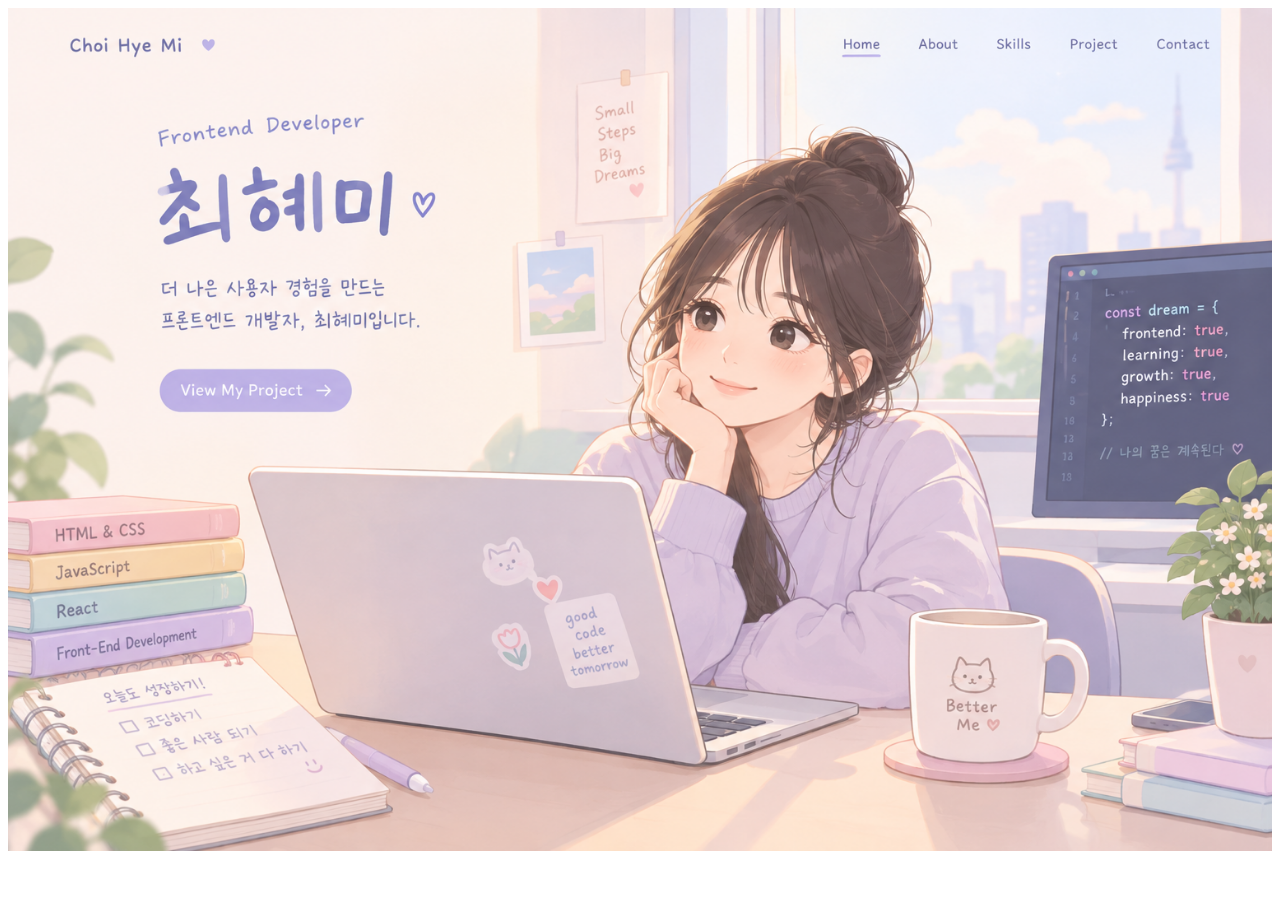
<file: introduction/html5up-stellar/home.html>
<!DOCTYPE html>
<html lang="en">
<head>
    <meta charset="UTF-8">
    <meta name="viewport" content="width=device-width, initial-scale=1.0">
    <title>최혜미의 홈페이지</title>
    <style>
        .img-box img {
            width: 100%;
            height: 100%;
        }
        
        .img-hover {
            display: none;
        }

        .img-box:hover .img {
            display: none;
        }
        .img-box:hover .img-hover {
            display: block;
        }
    </style>
</head>
<body>
    <div class="img-box">
        <div class="img">
            <a href="../html5up-stellar/index.html"><img src="../images/01.png"></a>
        </div>
        <div class="img-hover">
            <a href="../html5up-stellar/index.html"><img src="../images/02.png"></a>
        </div>
    </div>
</body>
</html>
</file>
